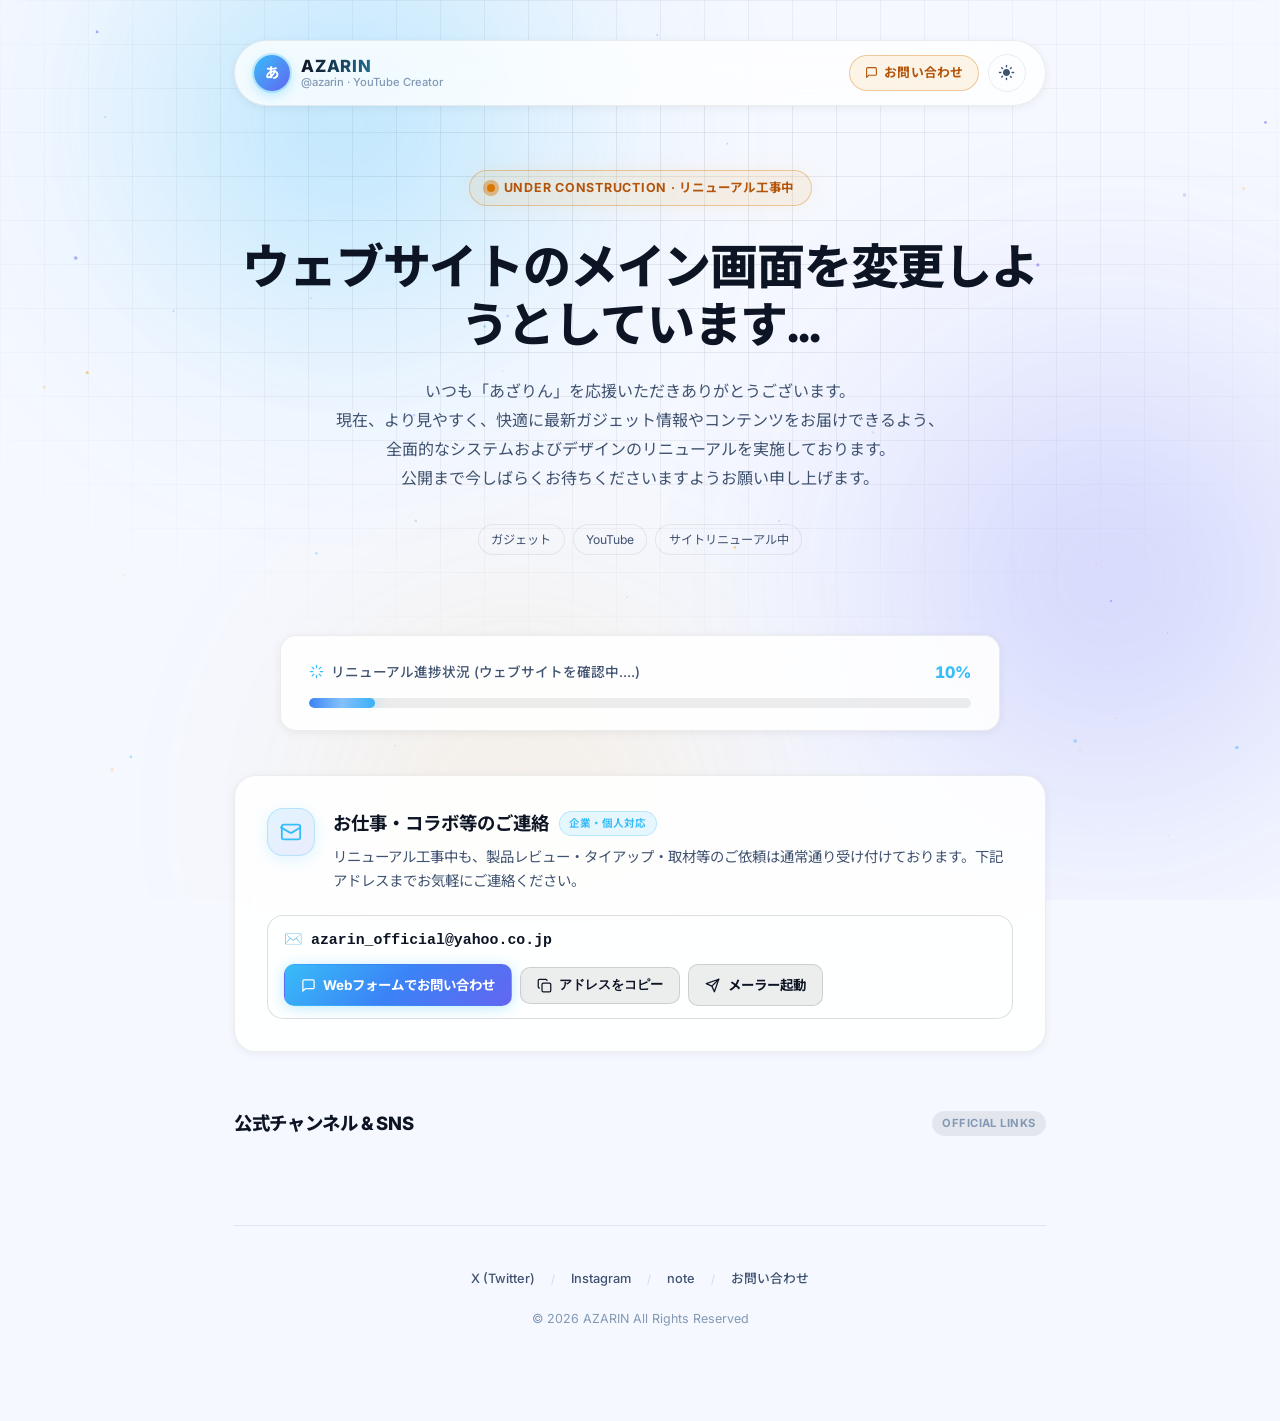
<file: index.html>
<!DOCTYPE html>
<html lang="ja" data-theme="dark">

<head>
  <!-- Google Tag Manager -->
  <script>(function (w, d, s, l, i) {
      w[l] = w[l] || []; w[l].push({
        'gtm.start':
          new Date().getTime(), event: 'gtm.js'
      }); var f = d.getElementsByTagName(s)[0],
        j = d.createElement(s), dl = l != 'dataLayer' ? '&l=' + l : ''; j.async = true; j.src =
          'https://www.googletagmanager.com/gtm.js?id=' + i + dl; f.parentNode.insertBefore(j, f);
    })(window, document, 'script', 'dataLayer', 'GTM-5SWCCXNL');</script>
  <!-- End Google Tag Manager -->

  <!-- テーマ事前適用（画面チラつき防止） -->
  <script>
    (function () {
      let savedTheme = 'dark';
      try {
        savedTheme = localStorage.getItem('theme') || (window.matchMedia('(prefers-color-scheme: light)').matches ? 'light' : 'dark');
      } catch (e) {
        console.warn('localStorageへのアクセスが制限されています。', e);
      }
      document.documentElement.setAttribute('data-theme', savedTheme);
    })();
  </script>

  <meta charset="UTF-8">
  <meta name="viewport" content="width=device-width, initial-scale=1.0, viewport-fit=cover">
  <title>あざりん | サイトリニューアル工事中</title>
  <meta name="description" content="あざりん - ガジェット系YouTuber。現在WEBサイトのリニューアル工事を行っています。各種SNS、YouTubeチャンネル、お仕事のお問い合わせはこちらから。">
  <meta name="robots" content="noindex, nofollow">

  <!-- Google Fonts -->
  <link rel="preconnect" href="https://fonts.googleapis.com">
  <link rel="preconnect" href="https://fonts.gstatic.com" crossorigin>
  <link
    href="https://fonts.googleapis.com/css2?family=Inter:opsz,wght@14..32,300;400;500;600;700;800&family=Noto+Sans+JP:wght@400;500;600;700;800&display=swap"
    rel="stylesheet">

  <!-- スタイルシート -->
  <link rel="stylesheet" href="style.css">
</head>

<body>
  <!-- Google Tag Manager (noscript) -->
  <noscript><iframe src="https://www.googletagmanager.com/ns.html?id=GTM-5SWCCXNL" height="0" width="0"
      style="display:none;visibility:hidden"></iframe></noscript>
  <!-- End Google Tag Manager (noscript) -->

  <!-- 背景アンビエントライティング & グリッド -->
  <div class="bg-ambient">
    <canvas id="particle-canvas" aria-hidden="true"></canvas>
    <div class="ambient-blob blob-1"></div>
    <div class="ambient-blob blob-2"></div>
    <div class="ambient-blob blob-3"></div>
    <div class="bg-grid"></div>
  </div>

  <div class="container">

    <!-- ナビゲーションバー -->
    <header>
      <nav class="site-nav">
        <a href="index.html" class="nav-brand">
          <div class="brand-avatar" id="brand-avatar">あ</div>
          <div class="brand-info">
            <span class="brand-name" id="brand-name">AZARIN</span>
            <span class="brand-sub" id="brand-sub">@azarin · YouTube Creator</span>
          </div>
        </a>

        <div class="nav-actions">
          <!-- お問い合わせリンク -->
          <a href="inquiry/index.html" class="nav-inquiry-btn" title="お問い合わせフォームを開く">
            <svg viewBox="0 0 24 24" fill="none" stroke="currentColor" stroke-width="2" stroke-linecap="round" stroke-linejoin="round">
              <path d="M21 15a2 2 0 0 1-2 2H7l-4 4V5a2 2 0 0 1 2-2h14a2 2 0 0 1 2 2z"></path>
            </svg>
            <span>お問い合わせ</span>
          </a>

          <!-- テーマ切り替えボタン -->
          <button type="button" id="theme-toggle-btn" class="theme-btn" aria-label="ダーク/ライトモード切り替え" title="テーマ切り替え">
            <svg class="sun-icon" viewBox="0 0 24 24">
              <path
                d="M12 7c-2.76 0-5 2.24-5 5s2.24 5 5 5 5-2.24 5-5-2.24-5-5-5zM2 13h2c.55 0 1-.45 1-1s-.45-1-1-1H2c-.55 0-1 .45-1 1s.45 1 1 1zm18 0h2c.55 0 1-.45 1-1s-.45-1-1-1h-2c-.55 0-1 .45-1 1s.45 1 1 1zM11 2v2c0 .55.45 1 1 1s1-.45 1-1V2c0-.55-.45-1-1-1s-1 .45-1 1zm0 18v2c0 .55.45 1 1 1s1-.45 1-1v-2c0-.55-.45-1-1-1s-1 .45-1 1zM5.99 4.58c-.39-.39-1.03-.39-1.41 0s-.39 1.03 0 1.41l1.06 1.06c.39.39 1.03.39 1.41 0s.39-1.03 0-1.41L5.99 4.58zm12.37 12.37c-.39-.39-1.03-.39-1.41 0s-.39 1.03 0 1.41l1.06 1.06c.39.39 1.03.39 1.41 0s.39-1.03 0-1.41l-1.06-1.06zm1.06-10.96c.39-.39.39-1.03 0-1.41s-1.03-.39-1.41 0l-1.06 1.06c-.39.39-.39 1.03 0 1.41s1.03.39 1.41 0l1.06-1.06zM7.05 18.01c.39-.39.39-1.03 0-1.41s-1.03-.39-1.41 0l-1.06 1.06c-.39.39-.39 1.03 0 1.41s1.03.39 1.41 0l1.06-1.06z" />
            </svg>
            <svg class="moon-icon" viewBox="0 0 24 24">
              <path
                d="M12.3 22h-.1c-5.5 0-10-4.5-10-10 0-4.8 3.5-8.9 8.2-9.8.6-.1 1.2.3 1.3.9.1.6-.3 1.2-.9 1.3-3.7.7-6.4 4-6.4 7.8 0 4.4 3.6 8 8 8 3.8 0 7.1-2.7 7.8-6.4.1-.6.7-1 1.3-.9.6.1 1 .7.9 1.3-.9 4.7-5 8.2-9.8 8.2z" />
            </svg>
          </button>
        </div>
      </nav>
    </header>

    <!-- ヒーローセクション（工事中告知） -->
    <main>
      <section class="hero-section">
        <!-- ステータスバッジ -->
        <div class="status-badge">
          <span class="status-indicator"></span>
          <span id="status-badge-text">UNDER CONSTRUCTION · リニューアル工事中</span>
        </div>

        <!-- メイン見出し -->
        <h1 class="hero-title" id="hero-title">
          ただいまWEBサイトの<br><span class="hero-title-highlight">リニューアル工事を行っています</span>
        </h1>

        <!-- 説明文 -->
        <p class="hero-description" id="hero-desc">
          いつも「あざりん」を応援いただきありがとうございます。<br>
          現在、より見やすく、快適に最新ガジェット情報をお届けできるよう、全面的なリニューアルを実施しております。<br>
          公開まで今しばらくお待ちいただけますようお願い申し上げます。
        </p>

        <!-- タグリスト -->
        <div class="tag-list" id="tag-list">
          <span class="tag-pill">ガジェット</span>
          <span class="tag-pill">YouTube</span>
          <span class="tag-pill">サイトリニューアル中</span>
        </div>
      </section>

      <!-- 進捗インジケーター -->
      <section class="progress-card" id="progress-card">
        <div class="progress-header">
          <span class="progress-label">
            <svg viewBox="0 0 24 24" fill="none" stroke-width="2" stroke-linecap="round" stroke-linejoin="round">
              <path d="M12 2v4M12 18v4M4.93 4.93l2.83 2.83M16.24 16.24l2.83 2.83M2 12h4M18 12h4M4.93 19.07l2.83-2.83M16.24 7.76l2.83-2.83"/>
            </svg>
            <span id="progress-label-text">リニューアル進捗状況 (UIデザイン実装・機能移行中)</span>
          </span>
          <span class="progress-number" id="progress-num">78%</span>
        </div>
        <div class="progress-track">
          <div class="progress-fill" id="progress-fill" style="width: 78%;"></div>
        </div>
      </section>

      <!-- カウントダウンタイマー -->
      <section class="countdown-card" id="countdown-card">
        <div class="countdown-top">
          <span class="countdown-label" id="countdown-label">REOPENING COUNTDOWN</span>
          <span class="countdown-sublabel" id="countdown-sublabel">リニューアル公開予定</span>
        </div>
        <div class="countdown-grid" id="countdown-grid">
          <div class="time-box">
            <span class="time-num" id="time-days">--</span>
            <span class="time-unit">DAYS</span>
          </div>
          <span class="time-sep" aria-hidden="true">:</span>
          <div class="time-box">
            <span class="time-num" id="time-hours">--</span>
            <span class="time-unit">HOURS</span>
          </div>
          <span class="time-sep" aria-hidden="true">:</span>
          <div class="time-box">
            <span class="time-num" id="time-minutes">--</span>
            <span class="time-unit">MINS</span>
          </div>
          <span class="time-sep" aria-hidden="true">:</span>
          <div class="time-box">
            <span class="time-num" id="time-seconds">--</span>
            <span class="time-unit">SECS</span>
          </div>
        </div>
        <div class="countdown-expired-msg" id="countdown-expired"></div>
      </section>

      <!-- お問い合わせ（ビジネス・連絡先） -->
      <section class="contact-card" id="contact-card">
        <div class="contact-header">
          <div class="contact-icon-bubble">
            <svg viewBox="0 0 24 24" fill="none" stroke="currentColor" stroke-width="2" stroke-linecap="round" stroke-linejoin="round">
              <rect x="2" y="4" width="20" height="16" rx="2"></rect>
              <path d="m22 7-8.97 5.7a1.94 1.94 0 0 1-2.06 0L1 7"></path>
            </svg>
          </div>
          <div class="contact-text-wrap">
            <div class="contact-title-row">
              <h3 id="contact-title">お仕事・コラボ等のご連絡</h3>
              <span class="contact-badge">企業・個人対応</span>
            </div>
            <p id="contact-desc">リニューアル工事中も、製品レビュー・PRタイアップ・取材等のご依頼やお問い合わせは通常通り受け付けております。専用のWebフォーム、または下記メールアドレスよりお気軽にご連絡ください。</p>
          </div>
        </div>

        <div class="contact-action-box">
          <div class="contact-email-text">
            <span class="email-icon">✉️</span>
            <span id="contact-email">azarin_official@yahoo.co.jp</span>
          </div>
          <div class="contact-btn-group">
            <a href="inquiry/index.html" class="btn btn-primary" id="contact-form-btn">
              <svg viewBox="0 0 24 24" fill="none" stroke="currentColor" stroke-width="2" stroke-linecap="round" stroke-linejoin="round">
                <path d="M21 15a2 2 0 0 1-2 2H7l-4 4V5a2 2 0 0 1 2-2h14a2 2 0 0 1 2 2z"></path>
              </svg>
              <span>Webフォームでお問い合わせ</span>
            </a>
            <button type="button" class="btn btn-secondary" id="copy-email-btn" title="メールアドレスをコピー">
              <svg viewBox="0 0 24 24" fill="none" stroke="currentColor" stroke-width="2" stroke-linecap="round" stroke-linejoin="round">
                <rect width="14" height="14" x="8" y="8" rx="2" ry="2"/>
                <path d="M4 16c-1.1 0-2-.9-2-2V4c0-1.1.9-2 2-2h10c1.1 0 2 .9 2 2"/>
              </svg>
              <span>アドレスをコピー</span>
            </button>
            <a href="mailto:azarin_official@yahoo.co.jp" class="btn btn-secondary" id="contact-email-btn" title="メーラーを開く">
              <svg viewBox="0 0 24 24" fill="none" stroke="currentColor" stroke-width="2" stroke-linecap="round" stroke-linejoin="round">
                <line x1="22" y1="2" x2="11" y2="13"></line>
                <polygon points="22 2 15 22 11 13 2 9 22 2"></polygon>
              </svg>
              <span>メーラー起動</span>
            </a>
          </div>
        </div>
      </section>

      <!-- 各種公式リンク集 -->
      <section class="links-section">
        <div class="section-head">
          <h2 class="section-title">
            公式チャンネル & SNS
          </h2>
          <span class="section-badge">OFFICIAL LINKS</span>
        </div>

        <div class="links-grid" id="links-grid">
          <!-- script.js で動的に生成 -->
        </div>
      </section>
    </main>

    <!-- フッター -->
    <footer class="site-footer">
      <div class="footer-nav">
        <a href="https://x.com/azarin_official" target="_blank" rel="noopener noreferrer" class="footer-link">X (Twitter)</a>
        <span class="footer-divider">/</span>
        <a href="https://Instagram.com/@azarin_official" target="_blank" rel="noopener noreferrer" class="footer-link">Instagram</a>
        <span class="footer-divider">/</span>
        <a href="https://note.com/azukiba10051127" target="_blank" rel="noopener noreferrer" class="footer-link">note</a>
        <span class="footer-divider">/</span>
        <a href="inquiry/index.html" class="footer-link footer-inquiry-link">お問い合わせ</a>
      </div>
      <p class="footer-copy">© 2026 AZARIN All Rights Reserved</p>
    </footer>
  </div>

  <!-- コピー完了トースト -->
  <div class="toast-msg" id="toast-msg" role="status" aria-live="polite">
    <svg viewBox="0 0 24 24" fill="none" stroke="currentColor" stroke-width="2.5" stroke-linecap="round" stroke-linejoin="round">
      <polyline points="20 6 9 17 4 12"></polyline>
    </svg>
    <span>メールアドレスをクリップボードにコピーしました</span>
  </div>

  <!-- 設定 ＆ スクリプト読み込み -->
  <script src="config.js"></script>
  <script src="script.js"></script>

  <!-- パーティクル背景 & ナビスクロール演出 -->
  <script>
  (function() {
    /* ---- Particle Canvas ---- */
    var canvas = document.getElementById('particle-canvas');
    if (!canvas) return;
    var ctx = canvas.getContext('2d');
    var W, H, particles = [];
    var COLORS = ['rgba(56,189,248,', 'rgba(99,102,241,', 'rgba(245,158,11,'];
    var COUNT = 55;

    function resize() {
      W = canvas.width  = window.innerWidth;
      H = canvas.height = window.innerHeight;
    }

    function rand(a, b) { return Math.random() * (b - a) + a; }

    function createParticle() {
      var c = COLORS[Math.floor(Math.random() * COLORS.length)];
      return {
        x: rand(0, W), y: rand(0, H),
        r: rand(0.5, 1.8),
        vx: rand(-0.18, 0.18), vy: rand(-0.22, 0.10),
        alpha: rand(0.15, 0.55),
        da: rand(-0.003, 0.003),
        color: c
      };
    }

    function init() {
      particles = [];
      for (var i = 0; i < COUNT; i++) particles.push(createParticle());
    }

    function step() {
      ctx.clearRect(0, 0, W, H);
      for (var i = 0; i < particles.length; i++) {
        var p = particles[i];
        p.x += p.vx; p.y += p.vy;
        p.alpha += p.da;
        if (p.alpha < 0.08) p.da = Math.abs(p.da);
        if (p.alpha > 0.6)  p.da = -Math.abs(p.da);
        if (p.x < -5) p.x = W + 5;
        if (p.x > W + 5) p.x = -5;
        if (p.y < -5) p.y = H + 5;
        if (p.y > H + 5) p.y = -5;
        ctx.beginPath();
        ctx.arc(p.x, p.y, p.r, 0, Math.PI * 2);
        ctx.fillStyle = p.color + p.alpha + ')';
        ctx.fill();
      }
      requestAnimationFrame(step);
    }

    window.addEventListener('resize', function() { resize(); init(); });
    resize(); init(); step();

    /* ---- Navbar scroll effect ---- */
    var nav = document.querySelector('.site-nav');
    if (nav) {
      window.addEventListener('scroll', function() {
        if (window.scrollY > 30) {
          nav.style.boxShadow = '0 8px 28px -4px rgba(0,0,0,0.55), inset 0 1px 0 rgba(255,255,255,0.09)';
        } else {
          nav.style.boxShadow = '';
        }
      }, { passive: true });
    }
  })();
  </script>
</body>

</html>
</file>
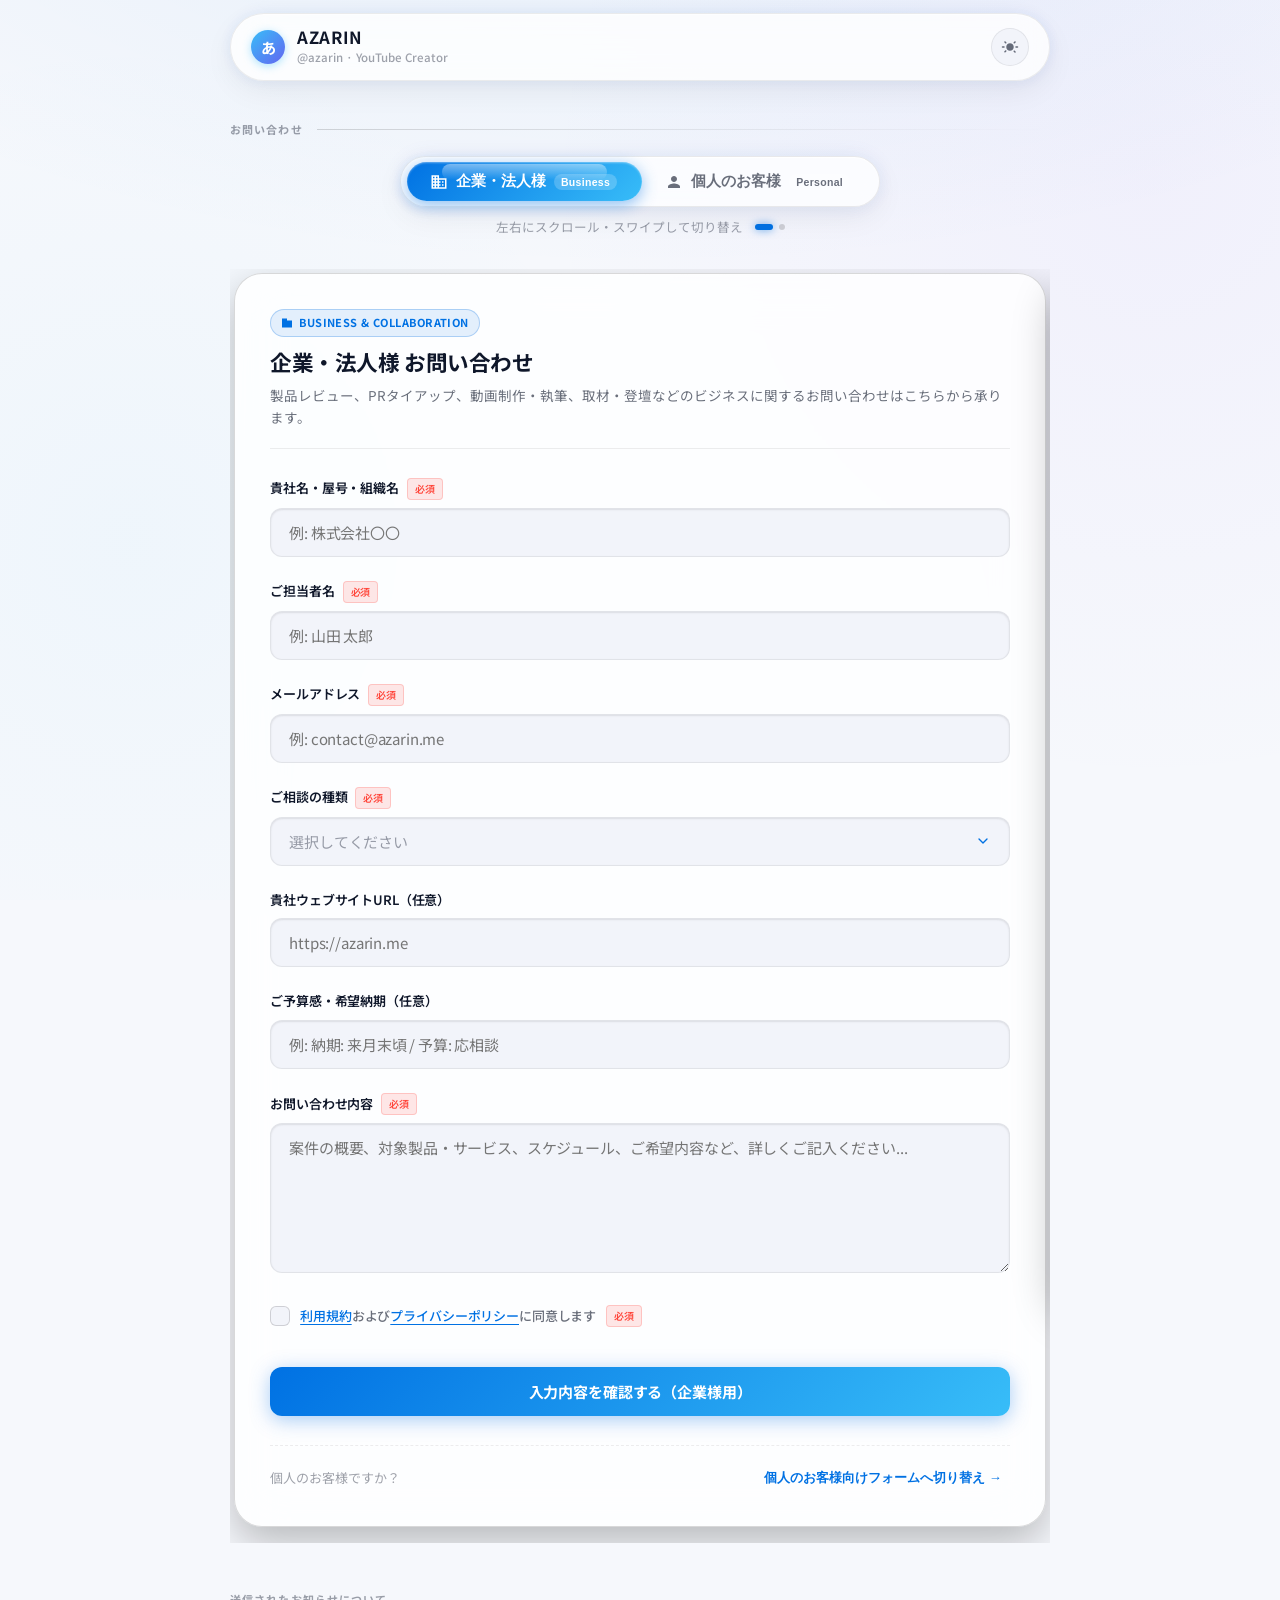
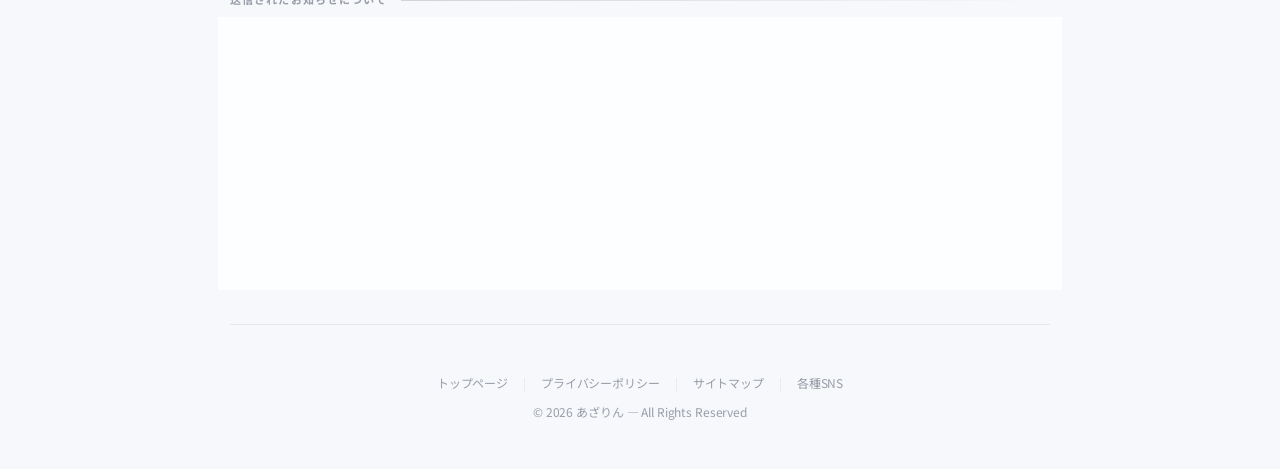
<file: inquiry/index.html>
<!DOCTYPE html>
<html lang="ja">

<head>
    <!-- Google Tag Manager -->
    <script>(function (w, d, s, l, i) {
            w[l] = w[l] || []; w[l].push({
                'gtm.start':
                    new Date().getTime(), event: 'gtm.js'
            }); var f = d.getElementsByTagName(s)[0],
                j = d.createElement(s), dl = l != 'dataLayer' ? '&l=' + l : ''; j.async = true; j.src =
                    'https://www.googletagmanager.com/gtm.js?id=' + i + dl; f.parentNode.insertBefore(j, f);
        })(window, document, 'script', 'dataLayer', 'GTM-5SWCCXNL');</script>
    <!-- End Google Tag Manager -->
    <script>
        (function () {
            let savedTheme = 'dark';
            try {
                savedTheme = localStorage.getItem('theme') || (window.matchMedia('(prefers-color-scheme: light)').matches ? 'light' : 'dark');
            } catch (e) {
                console.warn('localStorageへのアクセスが制限されています。デフォルトテーマを適用します。', e);
            }
            document.documentElement.setAttribute('data-theme', savedTheme);
        })();
    </script>
    <meta charset="UTF-8">
    <meta name="viewport" content="width=device-width, initial-scale=1.0, viewport-fit=cover">
    <title>お問い合わせ-あざりん</title>
    <link rel="preconnect" href="https://fonts.googleapis.com">
    <link rel="preconnect" href="https://fonts.gstatic.com" crossorigin>
    <link
        href="https://fonts.googleapis.com/css2?family=Noto+Sans+JP:wght@400;500;700&family=Space+Mono:wght@400;700&display=swap"
        rel="stylesheet">
    <link href="style.css?v=20260924" rel="stylesheet" type="text/css">
    <style>
        /* ── INQUIRY CONFIRMATION MODAL GUARANTEED STYLES ── */
        #confirm-modal {
            position: fixed !important;
            top: 0 !important;
            left: 0 !important;
            width: 100vw !important;
            height: 100vh !important;
            background: rgba(0, 0, 0, 0.78) !important;
            backdrop-filter: saturate(180%) blur(20px) !important;
            -webkit-backdrop-filter: saturate(180%) blur(20px) !important;
            z-index: 99999 !important;
            display: flex !important;
            align-items: center !important;
            justify-content: center !important;
            padding: 1rem !important;
            opacity: 0 !important;
            pointer-events: none !important;
            transition: opacity 0.25s ease-out !important;
        }

        #confirm-modal.active {
            opacity: 1 !important;
            pointer-events: auto !important;
        }

        #confirm-modal .inquiry-confirm-modal {
            max-width: 600px !important;
            width: 94% !important;
            max-height: 88vh !important;
            max-height: 88dvh !important;
            display: flex !important;
            flex-direction: column !important;
            background: var(--bg-solid, #13151c) !important;
            border: 1px solid var(--border2, rgba(255, 255, 255, 0.15)) !important;
            border-radius: var(--radius-xl, 24px) !important;
            box-shadow: 0 24px 64px rgba(0, 0, 0, 0.65), 0 0 45px rgba(0, 113, 227, 0.25) !important;
            transform: translateY(16px) scale(0.97) !important;
            transition: transform 0.3s cubic-bezier(0.16, 1, 0.3, 1) !important;
            overflow: hidden !important;
            margin: auto !important;
        }

        #confirm-modal.active .inquiry-confirm-modal {
            transform: translateY(0) scale(1) !important;
        }

        #confirm-modal .modal-header {
            display: flex !important;
            justify-content: space-between !important;
            align-items: center !important;
            padding: 1.2rem 1.6rem !important;
            border-bottom: 1px solid var(--border, rgba(255, 255, 255, 0.08)) !important;
            background: var(--bg-solid, #13151c) !important;
        }

        #confirm-modal .modal-title {
            font-size: 15.5px !important;
            font-weight: 700 !important;
            color: var(--text, #f8fafc) !important;
            letter-spacing: -0.01em !important;
        }

        #confirm-modal .confirm-modal-body {
            padding: 1.5rem 1.6rem !important;
            overflow-y: auto !important;
            -webkit-overflow-scrolling: touch !important;
            flex: 1 1 auto !important;
            background: var(--bg-solid, #13151c) !important;
        }

        #confirm-modal .confirm-intro-text {
            font-size: 13.5px !important;
            color: var(--text-secondary, rgba(248, 250, 252, 0.65)) !important;
            margin-bottom: 1.4rem !important;
            line-height: 1.6 !important;
        }

        #confirm-modal .confirm-preview-list {
            display: flex !important;
            flex-direction: column !important;
            gap: 1.2rem !important;
        }

        #confirm-modal .confirm-item {
            display: flex !important;
            flex-direction: column !important;
            gap: 6px !important;
        }

        #confirm-modal .confirm-label {
            font-size: 11px !important;
            font-weight: 700 !important;
            color: var(--accent, #0071e3) !important;
            letter-spacing: 0.05em !important;
            display: inline-flex !important;
            align-items: center !important;
            gap: 5px !important;
            text-transform: uppercase !important;
        }

        #confirm-modal .confirm-value {
            font-size: 14.5px !important;
            color: var(--text, #f8fafc) !important;
            background: var(--bg3, rgba(32, 36, 50, 0.6)) !important;
            padding: 11px 15px !important;
            border-radius: var(--radius-sm, 12px) !important;
            border: 1px solid var(--border, rgba(255, 255, 255, 0.08)) !important;
            overflow-wrap: break-word !important;
            word-break: break-word !important;
            white-space: pre-wrap !important;
            line-height: 1.6 !important;
        }

        #confirm-modal .confirm-value.preview-message-box {
            min-height: 100px !important;
            max-height: 200px !important;
            overflow-y: auto !important;
            -webkit-overflow-scrolling: touch !important;
        }

        #confirm-modal .confirm-modal-footer {
            padding: 1.15rem 1.6rem !important;
            border-top: 1px solid var(--border, rgba(255, 255, 255, 0.08)) !important;
            display: flex !important;
            gap: 12px !important;
            justify-content: flex-end !important;
            background: var(--bg-solid, #13151c) !important;
        }

        #confirm-modal .confirm-modal-footer .modal-btn {
            display: inline-flex !important;
            align-items: center !important;
            justify-content: center !important;
            font-size: 13.5px !important;
            font-weight: 600 !important;
            padding: 10px 20px !important;
            border-radius: var(--radius-sm, 12px) !important;
            border: 1px solid var(--border2, rgba(255, 255, 255, 0.18)) !important;
            background: var(--bg3, rgba(32, 36, 50, 0.6)) !important;
            color: var(--text, #f8fafc) !important;
            cursor: pointer !important;
            transition: all 0.2s ease !important;
            min-height: 42px !important;
        }

        #confirm-modal .confirm-modal-footer .modal-btn.primary {
            background: linear-gradient(135deg, #0071e3 0%, #38bdf8 100%) !important;
            border: none !important;
            color: #fff !important;
            box-shadow: 0 4px 16px rgba(0, 113, 227, 0.35) !important;
        }

        #confirm-modal .confirm-modal-footer .modal-btn.primary:hover {
            box-shadow: 0 6px 24px rgba(0, 113, 227, 0.5) !important;
            transform: translateY(-1px) !important;
        }

        @media (max-width: 768px) {
            #confirm-modal .inquiry-confirm-modal {
                width: 95% !important;
                max-height: 86dvh !important;
                border-radius: var(--radius-lg, 18px) !important;
            }

            #confirm-modal .confirm-modal-body {
                padding: 1.2rem 1.15rem !important;
            }

            #confirm-modal .confirm-modal-footer {
                padding: 1rem 1.15rem !important;
                flex-direction: column-reverse !important;
                gap: 9px !important;
            }

            #confirm-modal .confirm-modal-footer .modal-btn {
                width: 100% !important;
                min-height: 46px !important;
            }
        }

        /* ── LIQUID GLASS DOCK & TABS ── */
        .liquid-glass-container {
            display: flex;
            flex-direction: column;
            align-items: center;
            margin-bottom: 2rem;
            position: relative;
            z-index: 10;
        }

        .liquid-glass-dock {
            position: relative;
            display: inline-flex;
            align-items: center;
            background: rgba(22, 25, 35, 0.65);
            backdrop-filter: blur(28px) saturate(200%);
            -webkit-backdrop-filter: blur(28px) saturate(200%);
            border: 1px solid rgba(255, 255, 255, 0.16);
            border-radius: 9999px;
            padding: 5px;
            box-shadow: 0 10px 30px rgba(0, 0, 0, 0.35), inset 0 1px 1px rgba(255, 255, 255, 0.2), 0 0 25px rgba(0, 113, 227, 0.15);
            max-width: 100%;
        }

        [data-theme="light"] .liquid-glass-dock {
            background: rgba(255, 255, 255, 0.75);
            border: 1px solid rgba(0, 0, 0, 0.08);
            box-shadow: 0 10px 30px rgba(0, 0, 0, 0.06), inset 0 1px 1px rgba(255, 255, 255, 0.95), 0 0 20px rgba(0, 113, 227, 0.08);
        }

        .liquid-indicator {
            position: absolute;
            top: 5px;
            bottom: 5px;
            left: 5px;
            width: calc(50% - 5px);
            border-radius: 9999px;
            background: linear-gradient(135deg, #0071e3 0%, #38bdf8 100%);
            box-shadow: 0 4px 16px rgba(0, 113, 227, 0.45), inset 0 1px 2px rgba(255, 255, 255, 0.4);
            transition: transform 0.38s cubic-bezier(0.16, 1, 0.3, 1);
            pointer-events: none;
            z-index: 1;
        }

        .liquid-indicator::after {
            content: '';
            position: absolute;
            top: 2px;
            left: 15%;
            right: 15%;
            height: 40%;
            background: linear-gradient(180deg, rgba(255, 255, 255, 0.45) 0%, rgba(255, 255, 255, 0) 100%);
            border-radius: 9999px;
        }

        .liquid-tab {
            position: relative;
            z-index: 2;
            display: flex;
            align-items: center;
            justify-content: center;
            gap: 8px;
            padding: 10px 24px;
            border: none;
            background: transparent;
            color: var(--text-secondary, rgba(248, 250, 252, 0.7));
            font-size: 14.5px;
            font-weight: 600;
            cursor: pointer;
            border-radius: 9999px;
            transition: color 0.25s ease, transform 0.15s ease;
            white-space: nowrap;
            user-select: none;
            -webkit-tap-highlight-color: transparent;
        }

        .liquid-tab:hover {
            color: var(--text, #f8fafc);
        }

        .liquid-tab.active {
            color: #ffffff !important;
            font-weight: 700;
        }

        .liquid-tab .tab-icon {
            display: inline-flex;
            align-items: center;
            justify-content: center;
            width: 18px;
            height: 18px;
        }

        .liquid-tab .tab-icon svg {
            width: 100%;
            height: 100%;
            fill: currentColor;
        }

        .liquid-tab .tab-badge {
            font-size: 10.5px;
            padding: 2px 7px;
            border-radius: 9999px;
            background: rgba(255, 255, 255, 0.2);
            font-weight: 700;
            letter-spacing: 0.03em;
        }

        [data-theme="light"] .liquid-tab:not(.active) {
            color: var(--text-secondary, #475569);
        }

        .liquid-scroll-indicator-bar {
            display: flex;
            align-items: center;
            gap: 12px;
            margin-top: 10px;
            font-size: 12.5px;
            color: var(--text-tertiary, rgba(248, 250, 252, 0.5));
            user-select: none;
        }

        .liquid-dots {
            display: flex;
            gap: 6px;
        }

        .liquid-dot {
            width: 6px;
            height: 6px;
            border-radius: 9999px;
            background: var(--border2, rgba(255, 255, 255, 0.2));
            transition: all 0.3s ease;
        }

        .liquid-dot.active {
            width: 18px;
            background: var(--accent, #0071e3);
            box-shadow: 0 0 8px rgba(0, 113, 227, 0.6);
        }

        /* ── HORIZONTAL SCROLL VIEWPORT & TRACK ── */
        .inquiry-viewport {
            width: 100%;
            overflow-x: auto;
            overflow-y: hidden;
            scroll-snap-type: x mandatory;
            scroll-behavior: smooth;
            -webkit-overflow-scrolling: touch;
            scrollbar-width: none;
            position: relative;
            padding: 4px 0 16px 0;
        }

        .inquiry-viewport::-webkit-scrollbar {
            display: none;
        }

        .inquiry-track {
            display: flex;
            width: 200%;
            box-sizing: border-box;
            transition: transform 0.4s cubic-bezier(0.16, 1, 0.3, 1);
        }

        .inquiry-panel {
            flex: 0 0 50%;
            width: 50%;
            scroll-snap-align: start;
            scroll-snap-stop: always;
            box-sizing: border-box;
            padding: 0 4px;
        }

        /* ── LIQUID GLASS INQUIRY CARD ── */
        .liquid-card {
            background: var(--bg2, rgba(22, 25, 35, 0.75));
            backdrop-filter: blur(24px) saturate(180%);
            -webkit-backdrop-filter: blur(24px) saturate(180%);
            border: 1px solid var(--border2, rgba(255, 255, 255, 0.15));
            border-radius: var(--radius-xl, 24px);
            padding: 2.2rem;
            box-shadow: 0 16px 40px rgba(0, 0, 0, 0.25), inset 0 1px 1px rgba(255, 255, 255, 0.08);
            position: relative;
            overflow: hidden;
            transition: border-color 0.3s ease, box-shadow 0.3s ease;
        }

        .liquid-card::before {
            content: '';
            position: absolute;
            top: 0;
            left: 0;
            right: 0;
            height: 1px;
            background: linear-gradient(90deg, transparent 0%, rgba(255, 255, 255, 0.25) 50%, transparent 100%);
            pointer-events: none;
        }

        .liquid-card-header {
            margin-bottom: 1.8rem;
            padding-bottom: 1.2rem;
            border-bottom: 1px solid var(--border, rgba(255, 255, 255, 0.08));
        }

        .liquid-card-badge {
            display: inline-flex;
            align-items: center;
            gap: 6px;
            font-size: 11px;
            font-weight: 700;
            color: var(--accent, #0071e3);
            background: rgba(0, 113, 227, 0.1);
            border: 1px solid rgba(0, 113, 227, 0.25);
            padding: 4px 10px;
            border-radius: 9999px;
            letter-spacing: 0.04em;
            text-transform: uppercase;
            margin-bottom: 8px;
        }

        .liquid-card-title {
            font-size: 1.35rem;
            font-weight: 700;
            color: var(--text, #f8fafc);
            letter-spacing: -0.02em;
            margin: 0 0 6px 0;
        }

        .liquid-card-desc {
            font-size: 13.5px;
            color: var(--text-secondary, rgba(248, 250, 252, 0.65));
            line-height: 1.6;
            margin: 0;
        }

        /* ── SWITCH HELPER PROMPT AT CARD BOTTOM ── */
        .card-switch-footer {
            margin-top: 1.8rem;
            padding-top: 1.2rem;
            border-top: 1px dashed var(--border, rgba(255, 255, 255, 0.1));
            display: flex;
            align-items: center;
            justify-content: space-between;
            font-size: 13px;
            color: var(--text-tertiary, rgba(248, 250, 252, 0.5));
        }

        .card-switch-link {
            background: none;
            border: none;
            color: var(--accent, #0071e3);
            font-size: 13px;
            font-weight: 600;
            cursor: pointer;
            padding: 4px 8px;
            border-radius: 8px;
            display: inline-flex;
            align-items: center;
            gap: 4px;
            transition: background-color 0.2s, color 0.2s;
        }

        .card-switch-link:hover {
            background: rgba(0, 113, 227, 0.1);
            color: var(--accent-hover, #38bdf8);
        }

        @media (max-width: 640px) {
            .liquid-card {
                padding: 1.5rem 1.25rem;
                border-radius: var(--radius-lg, 18px);
            }

            .liquid-tab {
                padding: 8px 16px;
                font-size: 13.5px;
            }

            .liquid-tab .tab-badge {
                display: none;
            }

            .card-switch-footer {
                flex-direction: column;
                align-items: flex-start;
                gap: 8px;
            }
        }
    </style>
</head>

<body>
    <!-- Google Tag Manager (noscript) -->
    <noscript><iframe src="https://www.googletagmanager.com/ns.html?id=GTM-5SWCCXNL" height="0" width="0"
            style="display:none;visibility:hidden"></iframe></noscript>
    <!-- End Google Tag Manager (noscript) -->

    <div class="container">

        <!-- ナビゲーションバー -->
        <header>
            <nav class="site-nav">
                <a href="../index.html" class="nav-brand">
                    <div class="brand-avatar" id="brand-avatar">あ</div>
                    <div class="brand-info">
                        <span class="brand-name" id="brand-name">AZARIN</span>
                        <span class="brand-sub" id="brand-sub">@azarin · YouTube Creator</span>
                    </div>
                </a>

                <div class="nav-actions">
                    <!-- テーマ切り替えボタン -->
                    <button type="button" id="theme-toggle-btn" class="theme-btn" aria-label="ダーク/ライトモード切り替え" title="テーマ切り替え">
                        <svg class="sun-icon" viewBox="0 0 24 24">
                            <path
                                d="M12 7c-2.76 0-5 2.24-5 5s2.24 5 5 5 5-2.24 5-5-2.24-5-5-5zM2 13h2c.55 0 1-.45 1-1s-.45-1-1-1H2c-.55 0-1 .45-1 1s.45 1 1 1zm18 0h2c.55 0 1-.45 1-1s-.45-1-1-1h-2c-.55 0-1 .45-1 1s.45 1 1 1zm11 2v2c0 .55.45 1 1 1s1-.45 1-1V2c0-.55-.45-1-1-1s-1 .45-1 1zm0 18v2c0 .55.45 1 1 1s1-.45 1-1v-2c0-.55-.45-1-1-1s-1 .45-1 1zM5.99 4.58c-.39-.39-1.03-.39-1.41 0s-.39 1.03 0 1.41l1.06 1.06c.39.39 1.03.39 1.41 0s.39-1.03 0-1.41L5.99 4.58zm12.37 12.37c-.39-.39-1.03-.39-1.41 0s-.39 1.03 0 1.41l1.06 1.06c.39.39 1.03.39 1.41 0s.39-1.03 0-1.41l-1.06-1.06zm1.06-10.96c.39-.39.39-1.03 0-1.41s-1.03-.39-1.41 0l-1.06 1.06c-.39.39-.39 1.03 0 1.41s1.03.39 1.41 0l1.06-1.06zM7.05 18.01c.39-.39.39-1.03 0-1.41s-1.03-.39-1.41 0l-1.06 1.06c-.39.39-.39 1.03 0 1.41s1.03.39 1.41 0l1.06-1.06z" />
                        </svg>
                        <svg class="moon-icon" viewBox="0 0 24 24">
                            <path
                                d="M12.3 22h-.1c-5.5 0-10-4.5-10-10 0-4.8 3.5-8.9 8.2-9.8.6-.1 1.2.3 1.3.9.1.6-.3 1.2-.9 1.3-3.7.7-6.4 4-6.4 7.8 0 4.4 3.6 8 8 8 3.8 0 7.1-2.7 7.8-6.4.1-.6.7-1 1.3-.9.6.1 1 .7.9 1.3-.9 4.7-5 8.2-9.8 8.2z" />
                        </svg>
                    </button>
                </div>
            </nav>
        </header>

        <!-- INQUIRY -->
        <section id="inquiry" class="inquiry-section">
            <p class="section-title">お問い合わせ</p>

            <!-- LIQUID GLASS CATEGORY SWITCHER -->
            <div class="liquid-glass-container">
                <div class="liquid-glass-dock" role="tablist" aria-label="お問い合わせ区分の選択">
                    <div class="liquid-indicator" id="liquid-indicator"></div>
                    <button type="button" class="liquid-tab active" id="tab-business" role="tab" aria-selected="true"
                        aria-controls="panel-business" data-target="business">
                        <span class="tab-icon">
                            <svg viewBox="0 0 24 24">
                                <path
                                    d="M12 7V3H2v18h20V7H12zM6 19H4v-2h2v2zm0-4H4v-2h2v2zm0-4H4V9h2v2zm0-4H4V5h2v2zm4 12H8v-2h2v2zm0-4H8v-2h2v2zm0-4H8V9h2v2zm0-4H8V5h2v2zm10 12h-8v-2h2v-2h-2v-2h2v-2h-2V9h8v10zm-2-8h-2v2h2v-2zm0 4h-2v2h2v-2z" />
                            </svg>
                        </span>
                        <span>企業・法人様</span>
                        <span class="tab-badge">Business</span>
                    </button>
                    <button type="button" class="liquid-tab" id="tab-personal" role="tab" aria-selected="false"
                        aria-controls="panel-personal" data-target="personal">
                        <span class="tab-icon">
                            <svg viewBox="0 0 24 24">
                                <path
                                    d="M12 12c2.21 0 4-1.79 4-4s-1.79-4-4-4-4 1.79-4 4 1.79 4 4 4zm0 2c-2.67 0-8 1.34-8 4v2h16v-2c0-2.66-5.33-4-8-4z" />
                            </svg>
                        </span>
                        <span>個人のお客様</span>
                        <span class="tab-badge">Personal</span>
                    </button>
                </div>
                <div class="liquid-scroll-indicator-bar">
                    <span>左右にスクロール・スワイプして切り替え</span>
                    <div class="liquid-dots">
                        <span class="liquid-dot active" id="dot-business"></span>
                        <span class="liquid-dot" id="dot-personal"></span>
                    </div>
                </div>
            </div>

            <!-- FORM & HORIZONTAL SCROLL TRACK -->
            <form action="https://ssgform.com/s/Y5I3U1Yx2y7j" method="post" class="inquiry-form-multi" id="inquiry-form"
                novalidate>
                <!-- reCAPTCHA v3 Token -->
                <input type="hidden" name="g-recaptcha-response" id="g-recaptcha-response">
                <!-- お問い合わせ区分 (企業・法人様 or 個人のお客様) -->
                <input type="hidden" name="お問い合わせ区分" id="inquiry-category-input" value="企業・法人様">

                <div class="inquiry-viewport" id="inquiry-viewport">
                    <div class="inquiry-track" id="inquiry-track">

                        <!-- PANEL 1: 企業・法人様 (BUSINESS) -->
                        <div class="inquiry-panel" id="panel-business" role="tabpanel" aria-labelledby="tab-business">
                            <div class="liquid-card">
                                <div class="liquid-card-header">
                                    <div class="liquid-card-badge">
                                        <svg width="12" height="12" viewBox="0 0 24 24" fill="currentColor">
                                            <path d="M12 7V3H2v18h20V7H12z" />
                                        </svg>
                                        Business & Collaboration
                                    </div>
                                    <h3 class="liquid-card-title">企業・法人様 お問い合わせ</h3>
                                    <p class="liquid-card-desc">製品レビュー、PRタイアップ、動画制作・執筆、取材・登壇などのビジネスに関するお問い合わせはこちらから承ります。
                                    </p>
                                </div>

                                <div class="inquiry-form">
                                    <div class="form-group">
                                        <label for="biz-company">
                                            貴社名・屋号・組織名
                                            <span class="required">必須</span>
                                        </label>
                                        <input type="text" id="biz-company" name="貴社名・組織名" placeholder="例: 株式会社〇〇"
                                            required>
                                    </div>

                                    <div class="form-group">
                                        <label for="biz-name">
                                            ご担当者名
                                            <span class="required">必須</span>
                                        </label>
                                        <input type="text" id="biz-name" name="ご担当者名" placeholder="例: 山田 太郎" required>
                                    </div>

                                    <div class="form-group">
                                        <label for="biz-email">
                                            メールアドレス
                                            <span class="required">必須</span>
                                        </label>
                                        <input type="email" id="biz-email" name="メールアドレス"
                                            placeholder="例: contact@azarin.me" required>
                                    </div>

                                    <div class="form-group">
                                        <label for="biz-type">
                                            ご相談の種類
                                            <span class="required">必須</span>
                                        </label>
                                        <select id="biz-type" name="ご相談の種類" required>
                                            <option value="" disabled selected>選択してください</option>
                                            <option value="製品レビュー・タイアップのご相談">製品レビュー・タイアップのご相談</option>
                                            <option value="お仕事・制作・執筆のご依頼">お仕事・制作・執筆のご依頼</option>
                                            <option value="コラボレーションのご提案">コラボレーションのご提案</option>
                                            <option value="取材・登壇・メディア掲載">取材・登壇・メディア掲載</option>
                                            <option value="その他（ビジネス）">その他（ビジネス）</option>
                                        </select>
                                    </div>

                                    <div class="form-group">
                                        <label for="biz-url">
                                            貴社ウェブサイトURL（任意）
                                        </label>
                                        <input type="url" id="biz-url" name="貴社ウェブサイトURL"
                                            placeholder="https://azarin.me">
                                    </div>

                                    <div class="form-group">
                                        <label for="biz-budget">
                                            ご予算感・希望納期（任意）
                                        </label>
                                        <input type="text" id="biz-budget" name="ご予算感・希望納期"
                                            placeholder="例: 納期: 来月末頃 / 予算: 応相談">
                                    </div>

                                    <div class="form-group">
                                        <label for="biz-message">
                                            お問い合わせ内容
                                            <span class="required">必須</span>
                                        </label>
                                        <textarea id="biz-message" name="お問い合わせ内容" required
                                            placeholder="案件の概要、対象製品・サービス、スケジュール、ご希望内容など、詳しくご記入ください..."></textarea>
                                    </div>

                                    <div class="form-group checkbox-group">
                                        <label for="biz-agree">
                                            <input type="checkbox" id="biz-agree" name="利用規約とプライバシーポリシーへの同意"
                                                value="同意する" required>
                                            <span><a href="../service/index.html" target="_blank">利用規約</a>および<a
                                                    href="../privacy/index.html"
                                                    target="_blank">プライバシーポリシー</a>に同意します</span>
                                            <span class="required">必須</span>
                                        </label>
                                    </div>

                                    <button type="submit" class="submit-btn" id="biz-submit-trigger">
                                        入力内容を確認する（企業様用）
                                    </button>
                                </div>

                                <div class="card-switch-footer">
                                    <span>個人のお客様ですか？</span>
                                    <button type="button" class="card-switch-link" id="switch-to-personal">
                                        個人のお客様向けフォームへ切り替え →
                                    </button>
                                </div>
                            </div>
                        </div>

                        <!-- PANEL 2: 個人のお客様 (PERSONAL) -->
                        <div class="inquiry-panel" id="panel-personal" role="tabpanel" aria-labelledby="tab-personal">
                            <div class="liquid-card">
                                <div class="liquid-card-header">
                                    <div class="liquid-card-badge"
                                        style="color: #a855f7; background: rgba(168, 85, 247, 0.1); border-color: rgba(168, 85, 247, 0.25);">
                                        <svg width="12" height="12" viewBox="0 0 24 24" fill="currentColor">
                                            <path
                                                d="M12 12c2.21 0 4-1.79 4-4s-1.79-4-4-4-4 1.79-4 4 1.79 4 4 4zm0 2c-2.67 0-8 1.34-8 4v2h16v-2c0-2.66-5.33-4-8-4z" />
                                        </svg>
                                        Personal & Community
                                    </div>
                                    <h3 class="liquid-card-title">個人のお客様 お問い合わせ</h3>
                                    <p class="liquid-card-desc">動画や記事へのご感想、ご質問、サイトの改善要望やバグ報告などはこちらからお気軽にどうぞ。</p>
                                </div>

                                <div class="inquiry-form">
                                    <div class="form-group">
                                        <label for="pers-name">
                                            お名前（ニックネーム可）
                                            <span class="required">必須</span>
                                        </label>
                                        <input type="text" id="pers-name" name="お名前" placeholder="例: 山田太郎" required>
                                    </div>

                                    <div class="form-group">
                                        <label for="pers-email">
                                            メールアドレス
                                            <span class="required">必須</span>
                                        </label>
                                        <input type="email" id="pers-email" name="メールアドレス"
                                            placeholder="例: you@example.com" required>
                                    </div>

                                    <div class="form-group">
                                        <label for="pers-type">
                                            お問い合わせの種類
                                            <span class="required">必須</span>
                                        </label>
                                        <select id="pers-type" name="お問い合わせの種類" required>
                                            <option value="" disabled selected>選択してください</option>
                                            <option value="動画・コンテンツへのご感想">動画・コンテンツへのご感想</option>
                                            <option value="ご質問・ご相談">ご質問・ご相談</option>
                                            <option value="ウェブサイトのバグ報告・改善提案">ウェブサイトのバグ報告・改善提案</option>
                                            <option value="著作権関係に関するお問合せ">著作権関係に関するお問合せ</option>
                                            <option value="その他のお問い合わせ">その他のお問い合わせ</option>
                                        </select>
                                    </div>

                                    <div class="form-group">
                                        <label for="pers-url">
                                            関連URL・SNS（任意）
                                        </label>
                                        <input type="url" id="pers-url" name="関連するリンクがある場合は入力"
                                            placeholder="https://x.com/username など">
                                    </div>

                                    <div class="form-group">
                                        <label for="pers-message">
                                            メッセージ・お問い合わせ内容
                                            <span class="required">必須</span>
                                        </label>
                                        <textarea id="pers-message" name="お問い合わせ内容" required
                                            placeholder="メッセージやご用件をご記入ください..."></textarea>
                                    </div>

                                    <div class="form-group checkbox-group">
                                        <label for="pers-agree">
                                            <input type="checkbox" id="pers-agree" name="利用規約とプライバシーポリシーへの同意"
                                                value="同意する" required>
                                            <span><a href="../service/index.html" target="_blank">利用規約</a>および<a
                                                    href="../privacy/index.html"
                                                    target="_blank">プライバシーポリシー</a>に同意します</span>
                                            <span class="required">必須</span>
                                        </label>
                                    </div>

                                    <button type="submit" class="submit-btn" id="pers-submit-trigger">
                                        入力内容を確認する（個人向け）
                                    </button>
                                </div>

                                <div class="card-switch-footer">
                                    <span>企業・法人様のご担当者様ですか？</span>
                                    <button type="button" class="card-switch-link" id="switch-to-business">
                                        ← 企業・法人様向けフォームへ切り替え
                                    </button>
                                </div>
                            </div>
                        </div>

                    </div>
                </div>
            </form>
        </section>

        <section id="info">
            <p class="section-title">送信されたお知らせについて</p>
            <div class="profile-card">
                <p class="bio-text">
                    いただきましたお知らせは内容を精査した上で返信が必要なものと判断した場合、<br>info [at] azarin.me より連絡いたします。
                    <br>
                    また、迷惑メールフィルター等により、私からのお知らせがお客様の迷惑メールフォルダに振り分けられてしまう可能性も
                    ございますので、お手数ですがinfo [at] azarin.meからのメールを受信できるように設定をお願いいたします。
                    <br>
                    ※全ての連絡に返信できるわけではありません。
                </p>
                <br>
            </div>
        </section>

        <!-- FOOTER -->
        <footer>
            <div style="margin-bottom: 10px; display: flex; justify-content: center; gap: 15px; flex-wrap: wrap;">
                <a href="../index.html" style="color: var(--text-muted); text-decoration: none;">トップページ</a>
                <span style="color: var(--border);">|</span>
                <a href="../privacy/index.html" style="color: var(--text-muted); text-decoration: none;">プライバシーポリシー</a>
                <span style="color: var(--border);">|</span>
                <a href="../site/index.html" style="color: var(--text-muted); text-decoration: none;">サイトマップ</a>
                <span style="color: var(--border);">|</span>
                <a href="../link/index.html" style="color: var(--text-muted); text-decoration: none;">各種SNS</a>
            </div>
            <p>© 2026 あざりん — All Rights Reserved</p>
        </footer>

    </div>

    <!-- 送信確認モーダル -->
    <div id="confirm-modal" class="modal-overlay" role="dialog" aria-modal="true" aria-labelledby="confirm-modal-title">
        <div class="modal-content inquiry-confirm-modal"
            style="max-width: 600px; width: 94%; margin: auto; background: var(--bg-solid, #13151c); border: 1px solid var(--border2, rgba(255, 255, 255, 0.15)); border-radius: 20px; overflow: hidden;">
            <div class="modal-header"
                style="display: flex; justify-content: space-between; align-items: center; padding: 1.2rem 1.6rem; border-bottom: 1px solid var(--border, rgba(255, 255, 255, 0.08));">
                <h2 id="confirm-modal-title" class="modal-title"
                    style="font-size: 15.5px; font-weight: 700; color: var(--text, #f8fafc); margin: 0;">入力内容の確認</h2>
                <button id="confirm-close" class="modal-close-btn" aria-label="閉じる" type="button">
                    <svg viewBox="0 0 24 24">
                        <path
                            d="M19 6.41L17.59 5 12 10.59 6.41 5 5 6.41 10.59 12 5 17.59 6.41 19 12 13.41 17.59 19 19 17.59 13.41 12z" />
                    </svg>
                </button>
            </div>
            <div class="modal-body confirm-modal-body"
                style="padding: 1.5rem 1.6rem; overflow-y: auto; max-height: calc(85dvh - 130px); background: var(--bg-solid, #13151c);">
                <p class="confirm-intro-text"
                    style="font-size: 13.5px; color: var(--text-secondary, rgba(248, 250, 252, 0.65)); margin-bottom: 1.4rem; line-height: 1.6;">
                    以下の内容で送信します。内容に誤りがないかご確認の上、「送信する」ボタンを押してください。
                </p>

                <div class="confirm-preview-list" style="display: flex; flex-direction: column; gap: 1.2rem;">
                    <!-- お問い合わせ区分 -->
                    <div class="confirm-item" id="preview-category-row"
                        style="display: flex; flex-direction: column; gap: 6px;">
                        <span class="confirm-label"
                            style="font-size: 11px; font-weight: 700; color: var(--accent, #0071e3); letter-spacing: 0.05em; text-transform: uppercase;">お問い合わせ区分</span>
                        <div id="preview-category" class="confirm-value"
                            style="font-size: 14.5px; color: var(--text, #f8fafc); background: var(--bg3, rgba(32, 36, 50, 0.6)); padding: 11px 15px; border-radius: 10px; border: 1px solid var(--border, rgba(255, 255, 255, 0.08)); font-weight: 600;">
                        </div>
                    </div>

                    <!-- 企業用: 貴社名 -->
                    <div class="confirm-item" id="preview-biz-company-row"
                        style="display: flex; flex-direction: column; gap: 6px;">
                        <span class="confirm-label"
                            style="font-size: 11px; font-weight: 700; color: var(--accent, #0071e3); letter-spacing: 0.05em; text-transform: uppercase;">貴社名・組織名</span>
                        <div id="preview-biz-company" class="confirm-value"
                            style="font-size: 14.5px; color: var(--text, #f8fafc); background: var(--bg3, rgba(32, 36, 50, 0.6)); padding: 11px 15px; border-radius: 10px; border: 1px solid var(--border, rgba(255, 255, 255, 0.08)); overflow-wrap: break-word; white-space: pre-wrap; line-height: 1.6;">
                        </div>
                    </div>

                    <!-- 企業用: 担当者名 / 個人用: お名前 -->
                    <div class="confirm-item" id="preview-name-row"
                        style="display: flex; flex-direction: column; gap: 6px;">
                        <span class="confirm-label" id="preview-name-label"
                            style="font-size: 11px; font-weight: 700; color: var(--accent, #0071e3); letter-spacing: 0.05em; text-transform: uppercase;">お名前
                            / ご担当者名</span>
                        <div id="preview-name" class="confirm-value"
                            style="font-size: 14.5px; color: var(--text, #f8fafc); background: var(--bg3, rgba(32, 36, 50, 0.6)); padding: 11px 15px; border-radius: 10px; border: 1px solid var(--border, rgba(255, 255, 255, 0.08)); overflow-wrap: break-word; white-space: pre-wrap; line-height: 1.6;">
                        </div>
                    </div>

                    <!-- メールアドレス -->
                    <div class="confirm-item" id="preview-email-row"
                        style="display: flex; flex-direction: column; gap: 6px;">
                        <span class="confirm-label"
                            style="font-size: 11px; font-weight: 700; color: var(--accent, #0071e3); letter-spacing: 0.05em; text-transform: uppercase;">メールアドレス</span>
                        <div id="preview-email" class="confirm-value"
                            style="font-size: 14.5px; color: var(--text, #f8fafc); background: var(--bg3, rgba(32, 36, 50, 0.6)); padding: 11px 15px; border-radius: 10px; border: 1px solid var(--border, rgba(255, 255, 255, 0.08)); overflow-wrap: break-word; white-space: pre-wrap; line-height: 1.6;">
                        </div>
                    </div>

                    <!-- お問い合わせ・ご相談の種類 -->
                    <div class="confirm-item" id="preview-type-row"
                        style="display: flex; flex-direction: column; gap: 6px;">
                        <span class="confirm-label"
                            style="font-size: 11px; font-weight: 700; color: var(--accent, #0071e3); letter-spacing: 0.05em; text-transform: uppercase;">ご相談・お問い合わせの種類</span>
                        <div id="preview-type" class="confirm-value"
                            style="font-size: 14.5px; color: var(--text, #f8fafc); background: var(--bg3, rgba(32, 36, 50, 0.6)); padding: 11px 15px; border-radius: 10px; border: 1px solid var(--border, rgba(255, 255, 255, 0.08)); overflow-wrap: break-word; white-space: pre-wrap; line-height: 1.6;">
                        </div>
                    </div>

                    <!-- 企業用: URL / 個人用: URL -->
                    <div class="confirm-item" id="preview-url-row"
                        style="display: flex; flex-direction: column; gap: 6px;">
                        <span class="confirm-label" id="preview-url-label"
                            style="font-size: 11px; font-weight: 700; color: var(--accent, #0071e3); letter-spacing: 0.05em; text-transform: uppercase;">関連URL
                            / 貴社サイト</span>
                        <div id="preview-url" class="confirm-value"
                            style="font-size: 14.5px; color: var(--text, #f8fafc); background: var(--bg3, rgba(32, 36, 50, 0.6)); padding: 11px 15px; border-radius: 10px; border: 1px solid var(--border, rgba(255, 255, 255, 0.08)); overflow-wrap: break-word; white-space: pre-wrap; line-height: 1.6;">
                        </div>
                    </div>

                    <!-- 企業用: ご予算・納期 -->
                    <div class="confirm-item" id="preview-biz-budget-row"
                        style="display: flex; flex-direction: column; gap: 6px;">
                        <span class="confirm-label"
                            style="font-size: 11px; font-weight: 700; color: var(--accent, #0071e3); letter-spacing: 0.05em; text-transform: uppercase;">ご予算感・希望納期</span>
                        <div id="preview-biz-budget" class="confirm-value"
                            style="font-size: 14.5px; color: var(--text, #f8fafc); background: var(--bg3, rgba(32, 36, 50, 0.6)); padding: 11px 15px; border-radius: 10px; border: 1px solid var(--border, rgba(255, 255, 255, 0.08)); overflow-wrap: break-word; white-space: pre-wrap; line-height: 1.6;">
                        </div>
                    </div>

                    <!-- お問い合わせ内容 -->
                    <div class="confirm-item" id="preview-message-row"
                        style="display: flex; flex-direction: column; gap: 6px;">
                        <span class="confirm-label"
                            style="font-size: 11px; font-weight: 700; color: var(--accent, #0071e3); letter-spacing: 0.05em; text-transform: uppercase;">お問い合わせ内容</span>
                        <div id="preview-message" class="confirm-value preview-message-box"
                            style="font-size: 14.5px; color: var(--text, #f8fafc); background: var(--bg3, rgba(32, 36, 50, 0.6)); padding: 11px 15px; border-radius: 10px; border: 1px solid var(--border, rgba(255, 255, 255, 0.08)); min-height: 100px; max-height: 200px; overflow-y: auto; overflow-wrap: break-word; white-space: pre-wrap; line-height: 1.6;">
                        </div>
                    </div>
                </div>
            </div>
            <div class="modal-footer confirm-modal-footer"
                style="padding: 1.15rem 1.6rem; border-top: 1px solid var(--border, rgba(255, 255, 255, 0.08)); display: flex; gap: 12px; justify-content: flex-end; background: var(--bg-solid, #13151c);">
                <button id="confirm-cancel" class="modal-btn" type="button"
                    style="padding: 10px 20px; font-size: 13.5px; font-weight: 600; cursor: pointer;">戻って修正する</button>
                <button id="confirm-submit" class="modal-btn primary" type="button"
                    style="padding: 10px 24px; font-size: 13.5px; font-weight: 600; cursor: pointer;">送信する</button>
            </div>
        </div>
    </div>

    <script src="../config.js"></script>
    <script src="../script.js?v=20260910c"></script>
    <script src="script.js?v=20260910c"></script>
</body>

</html>
</file>
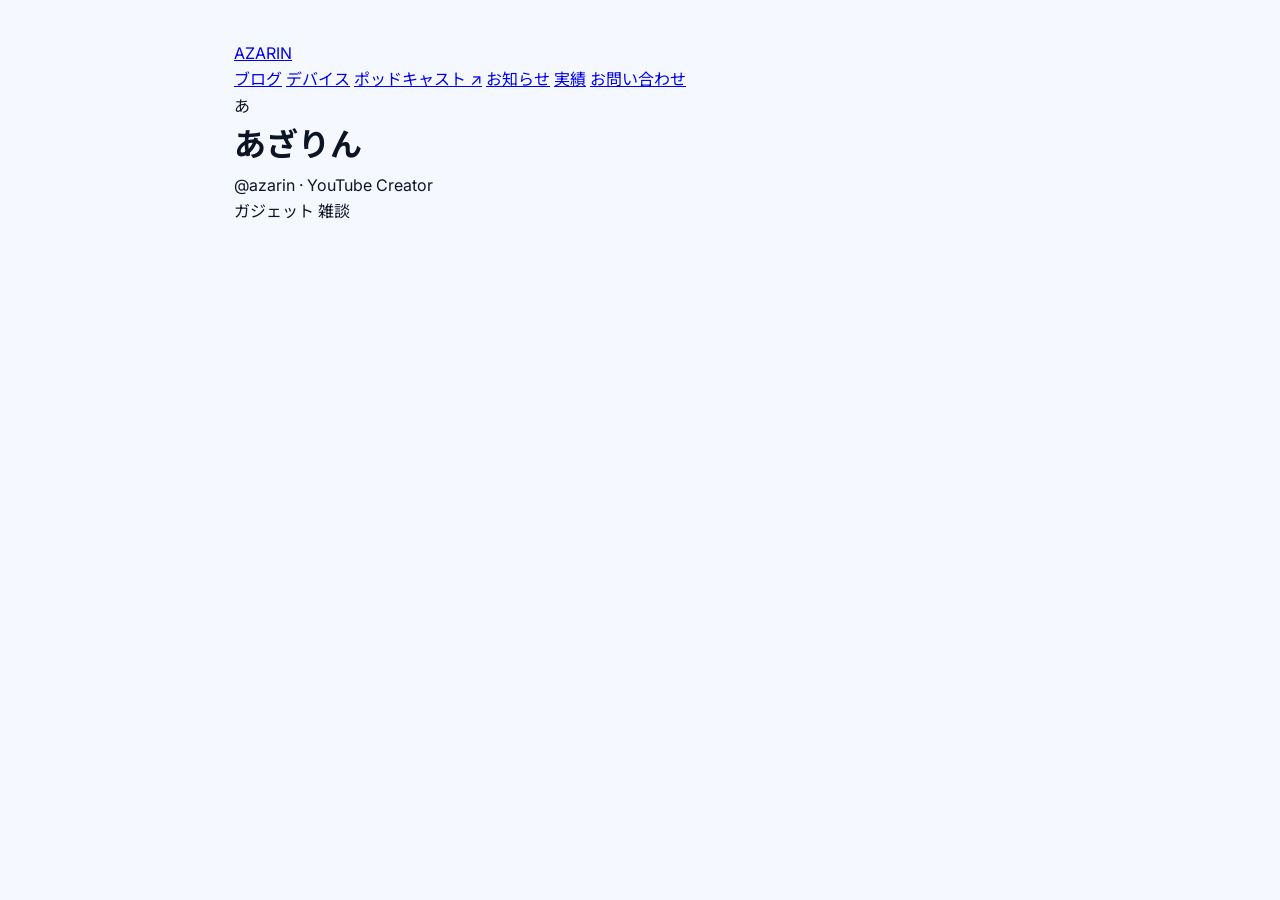
<file: index.original.html>
<!DOCTYPE html>
<html lang="ja">

<head>
  <!-- Google Tag Manager -->
  <script>(function (w, d, s, l, i) {
      w[l] = w[l] || []; w[l].push({
        'gtm.start':
          new Date().getTime(), event: 'gtm.js'
      }); var f = d.getElementsByTagName(s)[0],
        j = d.createElement(s), dl = l != 'dataLayer' ? '&l=' + l : ''; j.async = true; j.src =
          'https://www.googletagmanager.com/gtm.js?id=' + i + dl; f.parentNode.insertBefore(j, f);
    })(window, document, 'script', 'dataLayer', 'GTM-5SWCCXNL');</script>
  <!-- End Google Tag Manager -->
  <script>
    (function () {
      let savedTheme = 'dark';
      try {
        savedTheme = localStorage.getItem('theme') || (window.matchMedia('(prefers-color-scheme: light)').matches ? 'light' : 'dark');
      } catch (e) {
        console.warn('localStorageへのアクセスが制限されています。デフォルトテーマを適用します。', e);
      }
      document.documentElement.setAttribute('data-theme', savedTheme);
    })();
  </script>
  <meta charset="UTF-8">
  <meta name="viewport" content="width=device-width, initial-scale=1.0, viewport-fit=cover">
  <title>あざりん</title>
  <meta name="description" content="あざりん - ガジェット系YouTuber。最新ガジェット情報やレビューを落ち着いた関西弁でわかりやすく解説。">
  <link rel="preconnect" href="https://fonts.googleapis.com">
  <link rel="preconnect" href="https://fonts.gstatic.com" crossorigin>
  <link
    href="https://fonts.googleapis.com/css2?family=Inter:opsz,wght@14..32,300;400;500;600;700&family=Noto+Sans+JP:wght@400;500;600;700&display=swap"
    rel="stylesheet">
  <link href="style.css" rel="stylesheet" type="text/css">
  <link rel="alternate" type="application/rss+xml" title="あざりん - お知らせ RSS Feed" href="notice/feed.xml">
</head>

<body>
  <!-- Google Tag Manager (noscript) -->
  <noscript><iframe src="https://www.googletagmanager.com/ns.html?id=GTM-5SWCCXNL" height="0" width="0"
      style="display:none;visibility:hidden"></iframe></noscript>
  <!-- End Google Tag Manager (noscript) -->

  <div class="container">
    <!-- NAV -->
    <nav>
      <a href="index.html" class="nav-logo">AZARIN</a>
      <div class="nav-links">
        <a href="blog/index.html">ブログ</a>
        <a href="device/index.html">デバイス</a>
        <a href="https://www.3zat.work/podcast/index.html" target="_blank" rel="noopener noreferrer">ポッドキャスト ↗</a>
        <a href="notice/index.html">お知らせ</a>
        <a href="work/index.html">実績</a>
        <a href="inquiry/index.html">お問い合わせ</a>
      </div>
    </nav>

    <!-- HERO -->
    <div class="hero">
      <div class="avatar">あ</div>
      <div>
        <h1 class="hero-name">あざりん</h1>
        <p class="hero-handle">@azarin · YouTube Creator</p>
        <div class="tag-row">
          <span class="tag">ガジェット</span>
          <span class="tag">雑談</span>
        </div>
      </div>
    </div>
  </div>
</body>
</html>
</file>
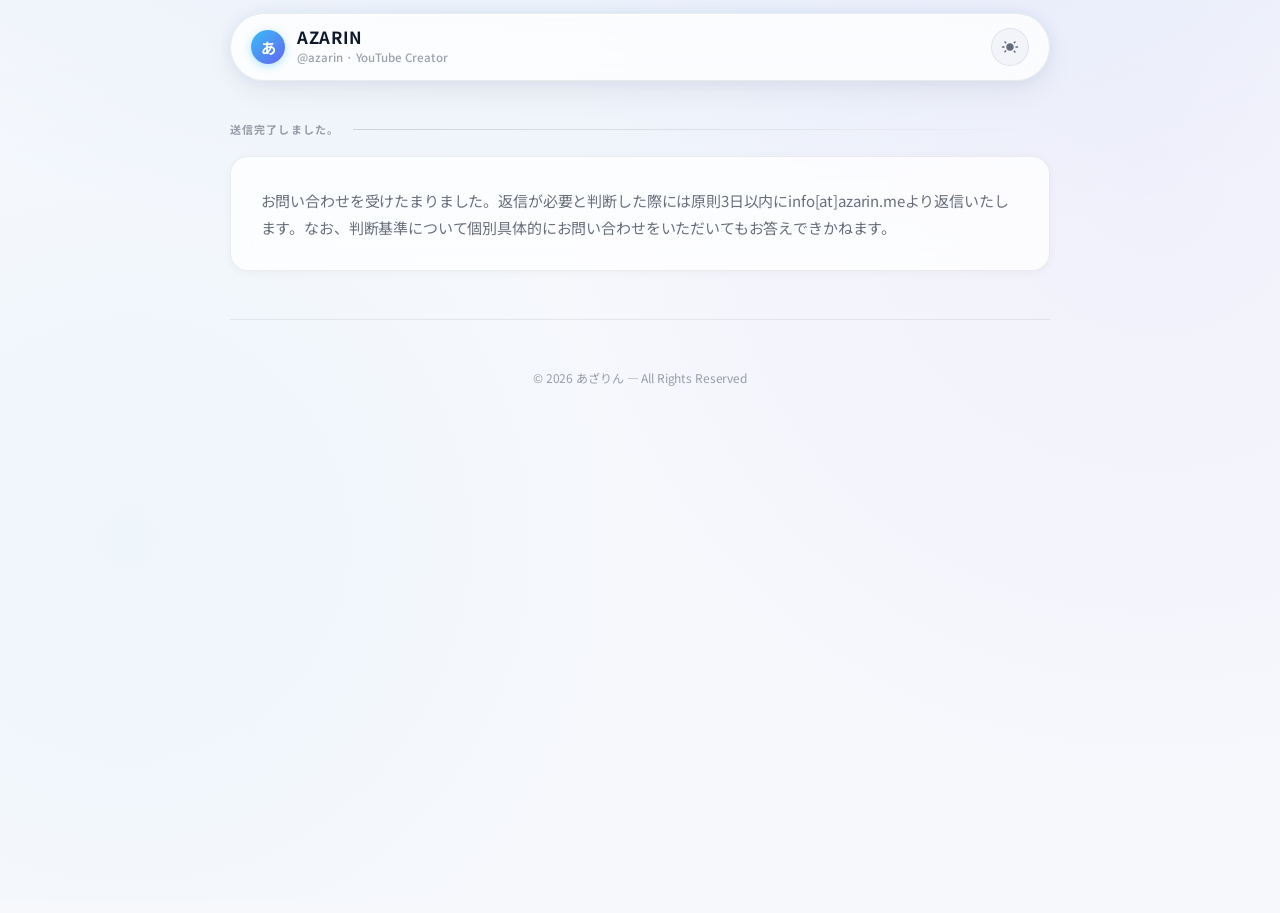
<file: inquiry/success.html>
<!DOCTYPE html>
<html lang="ja">

<head>
  <!-- Google Tag Manager -->
  <script>(function(w,d,s,l,i){w[l]=w[l]||[];w[l].push({'gtm.start':
  new Date().getTime(),event:'gtm.js'});var f=d.getElementsByTagName(s)[0],
  j=d.createElement(s),dl=l!='dataLayer'?'&l='+l:'';j.async=true;j.src=
  'https://www.googletagmanager.com/gtm.js?id='+i+dl;f.parentNode.insertBefore(j,f);
  })(window,document,'script','dataLayer','GTM-5SWCCXNL');</script>
  <!-- End Google Tag Manager -->
    <script>
        (function() {
            let savedTheme = 'dark';
            try {
                savedTheme = localStorage.getItem('theme') || (window.matchMedia('(prefers-color-scheme: light)').matches ? 'light' : 'dark');
            } catch (e) {
                console.warn('localStorageへのアクセスが制限されています。デフォルトテーマを適用します。', e);
            }
            document.documentElement.setAttribute('data-theme', savedTheme);
        })();
    </script>
    <meta charset="UTF-8">
    <meta name="viewport" content="width=device-width, initial-scale=1.0, viewport-fit=cover">
    <title>送信完了-あざりん</title>
    <link rel="preconnect" href="https://fonts.googleapis.com">
    <link rel="preconnect" href="https://fonts.gstatic.com" crossorigin>
    <link
        href="https://fonts.googleapis.com/css2?family=Noto+Sans+JP:wght@400;500;700&family=Space+Mono:wght@400;700&display=swap"
        rel="stylesheet">
    <link href="style.css?v=20260924" rel="stylesheet" type="text/css">
</head>

<body>
  <!-- Google Tag Manager (noscript) -->
  <noscript><iframe src="https://www.googletagmanager.com/ns.html?id=GTM-5SWCCXNL"
  height="0" width="0" style="display:none;visibility:hidden"></iframe></noscript>
  <!-- End Google Tag Manager (noscript) -->

    <div class="container">

        <!-- ナビゲーションバー -->
        <header>
            <nav class="site-nav">
                <a href="../index.html" class="nav-brand">
                    <div class="brand-avatar" id="brand-avatar">あ</div>
                    <div class="brand-info">
                        <span class="brand-name" id="brand-name">AZARIN</span>
                        <span class="brand-sub" id="brand-sub">@azarin · YouTube Creator</span>
                    </div>
                </a>

                <div class="nav-actions">
                    <!-- テーマ切り替えボタン -->
                    <button type="button" id="theme-toggle-btn" class="theme-btn" aria-label="ダーク/ライトモード切り替え" title="テーマ切り替え">
                        <svg class="sun-icon" viewBox="0 0 24 24">
                            <path
                                d="M12 7c-2.76 0-5 2.24-5 5s2.24 5 5 5 5-2.24 5-5-2.24-5-5-5zM2 13h2c.55 0 1-.45 1-1s-.45-1-1-1H2c-.55 0-1 .45-1 1s.45 1 1 1zm18 0h2c.55 0 1-.45 1-1s-.45-1-1-1h-2c-.55 0-1 .45-1 1s.45 1 1 1zm11 2v2c0 .55.45 1 1 1s1-.45 1-1V2c0-.55-.45-1-1-1s-1 .45-1 1zm0 18v2c0 .55.45 1 1 1s1-.45 1-1v-2c0-.55-.45-1-1-1s-1 .45-1 1zM5.99 4.58c-.39-.39-1.03-.39-1.41 0s-.39 1.03 0 1.41l1.06 1.06c.39.39 1.03.39 1.41 0s.39-1.03 0-1.41L5.99 4.58zm12.37 12.37c-.39-.39-1.03-.39-1.41 0s-.39 1.03 0 1.41l1.06 1.06c.39.39 1.03.39 1.41 0s.39-1.03 0-1.41l-1.06-1.06zm1.06-10.96c.39-.39.39-1.03 0-1.41s-1.03-.39-1.41 0l-1.06 1.06c-.39.39-.39 1.03 0 1.41s1.03.39 1.41 0l1.06-1.06zM7.05 18.01c.39-.39.39-1.03 0-1.41s-1.03-.39-1.41 0l-1.06 1.06c-.39.39-.39 1.03 0 1.41s1.03.39 1.41 0l1.06-1.06z" />
                        </svg>
                        <svg class="moon-icon" viewBox="0 0 24 24">
                            <path
                                d="M12.3 22h-.1c-5.5 0-10-4.5-10-10 0-4.8 3.5-8.9 8.2-9.8.6-.1 1.2.3 1.3.9.1.6-.3 1.2-.9 1.3-3.7.7-6.4 4-6.4 7.8 0 4.4 3.6 8 8 8 3.8 0 7.1-2.7 7.8-6.4.1-.6.7-1 1.3-.9.6.1 1 .7.9 1.3-.9 4.7-5 8.2-9.8 8.2z" />
                        </svg>
                    </button>
                </div>
            </nav>
        </header>

        <section id="notice" class="notice">
            <p class="section-title">送信完了しました。</p>
            <div class="profile-card">
                <p class="bio-text">
                    お問い合わせを受けたまりました。返信が必要と判断した際には原則3日以内にinfo[at]azarin.meより返信いたします。なお、判断基準について個別具体的にお問い合わせをいただいてもお答えできかねます。
                </p>
            </div>
        </section>

        <!-- FOOTER -->
        <footer>
            <p>© 2026 あざりん — All Rights Reserved</p>
        </footer>

    </div>

    <script src="../config.js"></script>
    <script src="../script.js"></script>
</body>

</html>
</file>
<file: style.css>
/* ========================================================
   AZARIN.ME - UNDER CONSTRUCTION DESIGN SYSTEM v2
   Premium Glassmorphism · Fluid Animations · Dark-first
   ======================================================== */

:root {
  --bg-primary: #060810;
  --bg-secondary: #0e1117;
  --bg-card: rgba(16, 20, 32, 0.70);
  --bg-card-hover: rgba(24, 30, 50, 0.92);
  --bg-glass: rgba(12, 16, 28, 0.72);

  --border-subtle: rgba(255, 255, 255, 0.07);
  --border-strong: rgba(255, 255, 255, 0.14);
  --border-accent: rgba(56, 189, 248, 0.38);

  --text-primary: #f0f4ff;
  --text-secondary: #8fa3c0;
  --text-tertiary: #566880;
  --text-inverse: #0a0e1a;

  --accent-cyan:    #38bdf8;
  --accent-blue:    #3b82f6;
  --accent-indigo:  #6366f1;
  --accent-violet:  #8b5cf6;
  --accent-amber:   #f59e0b;
  --accent-emerald: #10b981;
  --accent-rose:    #f43f5e;

  --badge-bg:     rgba(245, 158, 11, 0.12);
  --badge-border: rgba(245, 158, 11, 0.32);
  --badge-text:   #fbbf24;
  --badge-pulse:  #f59e0b;

  --glow-cyan:  rgba(56, 189, 248, 0.18);
  --glow-indigo: rgba(99, 102, 241, 0.14);
  --glow-amber: rgba(245, 158, 11, 0.12);

  --shadow-xs: 0 1px 4px rgba(0,0,0,0.3);
  --shadow-sm: 0 2px 10px rgba(0,0,0,0.35);
  --shadow-md: 0 8px 28px -4px rgba(0,0,0,0.5);
  --shadow-lg: 0 20px 50px -8px rgba(0,0,0,0.7);
  --shadow-glow-cyan: 0 0 50px -10px rgba(56,189,248,0.28);
  --shadow-glow-amber: 0 0 30px -8px rgba(245,158,11,0.22);

  --radius-xs: 6px;
  --radius-sm: 10px;
  --radius-md: 16px;
  --radius-lg: 22px;
  --radius-xl: 30px;
  --radius-full: 9999px;

  --font-sans: 'Inter', 'Noto Sans JP', -apple-system, BlinkMacSystemFont, 'Segoe UI', Roboto, sans-serif;
  --ease-spring: cubic-bezier(0.16, 1, 0.3, 1);
  --transition-fast: all 0.18s var(--ease-spring);
  --transition-smooth: all 0.28s var(--ease-spring);
  --transition-slow: all 0.45s var(--ease-spring);
}

[data-theme="light"] {
  --bg-primary: #f5f8ff;
  --bg-secondary: #eef2fb;
  --bg-card: rgba(255, 255, 255, 0.88);
  --bg-card-hover: rgba(255, 255, 255, 1);
  --bg-glass: rgba(255, 255, 255, 0.78);

  --border-subtle: rgba(0, 0, 0, 0.07);
  --border-strong: rgba(0, 0, 0, 0.13);
  --border-accent: rgba(2, 132, 199, 0.42);

  --text-primary: #0d1424;
  --text-secondary: #3f5270;
  --text-tertiary: #8298b4;
  --text-inverse: #ffffff;

  --badge-bg:     rgba(245, 158, 11, 0.10);
  --badge-border: rgba(217, 119, 6, 0.35);
  --badge-text:   #b45309;
  --badge-pulse:  #d97706;

  --glow-cyan:   rgba(2, 132, 199, 0.10);
  --glow-indigo: rgba(99, 102, 241, 0.08);

  --shadow-xs: 0 1px 4px rgba(0,0,0,0.05);
  --shadow-sm: 0 2px 10px rgba(0,0,0,0.06);
  --shadow-md: 0 8px 28px -4px rgba(0,0,0,0.09);
  --shadow-lg: 0 20px 50px -8px rgba(0,0,0,0.13);
  --shadow-glow-cyan: 0 0 40px -8px rgba(2,132,199,0.20);
  --shadow-glow-amber: 0 0 28px -6px rgba(217,119,6,0.15);
}

/* ========================================================
   Base & Reset
   ======================================================== */
*, *::before, *::after {
  box-sizing: border-box;
  margin: 0;
  padding: 0;
}

html {
  font-size: 16px;
  scroll-behavior: smooth;
  color-scheme: dark light;
  -webkit-text-size-adjust: 100%;
}

body {
  font-family: var(--font-sans);
  background-color: var(--bg-primary);
  color: var(--text-primary);
  line-height: 1.65;
  min-height: 100vh;
  min-height: 100dvh;
  position: relative;
  overflow-x: hidden;
  transition: background-color 0.35s ease, color 0.35s ease;
  -webkit-font-smoothing: antialiased;
  -moz-osx-font-smoothing: grayscale;
}

a, button, [role="button"], input, select, textarea,
.btn, .link-card, .time-box {
  touch-action: manipulation;
}

/* ========================================================
   Ambient Background
   ======================================================== */
.bg-ambient {
  position: fixed;
  inset: 0;
  pointer-events: none;
  z-index: 0;
  overflow: hidden;
}

.ambient-blob {
  position: absolute;
  border-radius: 50%;
  filter: blur(110px);
  opacity: 0.55;
  will-change: transform;
  animation: blob-drift 18s ease-in-out infinite alternate;
}

.blob-1 {
  top: -18%;
  left: 5%;
  width: 560px;
  height: 560px;
  background: radial-gradient(circle, rgba(56,189,248,0.85) 0%, transparent 70%);
  animation-duration: 20s;
}
.blob-2 {
  top: 28%;
  right: -12%;
  width: 650px;
  height: 650px;
  background: radial-gradient(circle, rgba(99,102,241,0.8) 0%, transparent 70%);
  opacity: 0.40;
  animation-duration: 24s;
  animation-delay: -7s;
}
.blob-3 {
  bottom: -22%;
  left: 18%;
  width: 580px;
  height: 580px;
  background: radial-gradient(circle, rgba(245,158,11,0.7) 0%, transparent 70%);
  opacity: 0.22;
  animation-duration: 28s;
  animation-delay: -12s;
}

@keyframes blob-drift {
  0%   { transform: translate(0, 0) scale(1); }
  33%  { transform: translate(30px, -20px) scale(1.04); }
  66%  { transform: translate(-20px, 15px) scale(0.97); }
  100% { transform: translate(10px, 25px) scale(1.02); }
}

.bg-grid {
  position: absolute;
  inset: 0;
  background-size: 44px 44px;
  background-image:
    linear-gradient(to right, var(--border-subtle) 1px, transparent 1px),
    linear-gradient(to bottom, var(--border-subtle) 1px, transparent 1px);
  mask-image: radial-gradient(ellipse 80% 65% at 50% 25%, #000 20%, transparent 80%);
  -webkit-mask-image: radial-gradient(ellipse 80% 65% at 50% 25%, #000 20%, transparent 80%);
}

/* ========================================================
   Container
   ======================================================== */
.container {
  max-width: 860px;
  margin: 0 auto;
  padding: 2.5rem 1.5rem 5rem;
  position: relative;
  z-index: 1;
}

/* ========================================================
   Header / Navigation
   ======================================================== */
.site-nav {
  display: flex;
  align-items: center;
  justify-content: space-between;
  padding: 0.8rem 1.2rem;
  background: var(--bg-glass);
  backdrop-filter: blur(20px) saturate(1.4);
  -webkit-backdrop-filter: blur(20px) saturate(1.4);
  border: 1px solid var(--border-subtle);
  border-radius: var(--radius-full);
  margin-bottom: 3rem;
  box-shadow: var(--shadow-sm), inset 0 1px 0 rgba(255,255,255,0.06);
  position: sticky;
  top: 1rem;
  z-index: 100;
  transition: var(--transition-smooth);
}

.site-nav:hover {
  border-color: var(--border-strong);
  box-shadow: var(--shadow-md), inset 0 1px 0 rgba(255,255,255,0.08);
}

.nav-brand {
  display: flex;
  align-items: center;
  gap: 0.7rem;
  text-decoration: none;
  color: var(--text-primary);
}

.brand-avatar {
  width: 36px;
  height: 36px;
  border-radius: 50%;
  background: linear-gradient(135deg, var(--accent-cyan) 0%, var(--accent-indigo) 100%);
  color: #fff;
  display: flex;
  align-items: center;
  justify-content: center;
  font-weight: 800;
  font-size: 0.9rem;
  box-shadow: 0 0 0 2px rgba(56,189,248,0.25), 0 4px 12px rgba(56,189,248,0.35);
  transition: var(--transition-smooth);
  flex-shrink: 0;
}

.nav-brand:hover .brand-avatar {
  box-shadow: 0 0 0 3px rgba(56,189,248,0.4), 0 6px 18px rgba(56,189,248,0.4);
  transform: scale(1.05);
}

.brand-info {
  display: flex;
  flex-direction: column;
  line-height: 1.2;
}

.brand-name {
  font-size: 1.05rem;
  font-weight: 800;
  letter-spacing: 0.04em;
  background: linear-gradient(90deg, var(--text-primary), var(--accent-cyan));
  -webkit-background-clip: text;
  -webkit-text-fill-color: transparent;
  background-clip: text;
}

.brand-sub {
  font-size: 0.7rem;
  color: var(--text-tertiary);
  font-weight: 500;
}

.nav-actions {
  display: flex;
  align-items: center;
  gap: 0.55rem;
}

.nav-inquiry-btn {
  display: inline-flex;
  align-items: center;
  gap: 0.4rem;
  padding: 0.42rem 0.9rem;
  border-radius: var(--radius-full);
  background: var(--badge-bg);
  border: 1px solid var(--badge-border);
  color: var(--badge-text);
  font-size: 0.8rem;
  font-weight: 700;
  text-decoration: none;
  transition: var(--transition-smooth);
  white-space: nowrap;
  letter-spacing: 0.02em;
  position: relative;
  overflow: hidden;
}

.nav-inquiry-btn:hover {
  border-color: var(--accent-amber);
  transform: translateY(-1px);
  box-shadow: 0 4px 14px var(--glow-amber);
  color: var(--badge-text);
}

.nav-inquiry-btn:active { transform: scale(0.96); }

.nav-inquiry-btn svg {
  width: 13px;
  height: 13px;
  stroke: currentColor;
  flex-shrink: 0;
}

.theme-btn, .admin-link-nav {
  display: flex;
  align-items: center;
  justify-content: center;
  width: 38px;
  height: 38px;
  border-radius: 50%;
  background: transparent;
  border: 1px solid var(--border-subtle);
  color: var(--text-secondary);
  cursor: pointer;
  transition: var(--transition-smooth);
}

.theme-btn:hover, .admin-link-nav:hover {
  background: var(--border-subtle);
  color: var(--text-primary);
  border-color: var(--border-strong);
  transform: rotate(15deg);
}

.theme-btn svg, .admin-link-nav svg {
  width: 17px;
  height: 17px;
  fill: currentColor;
}

.sun-icon  { display: none; }
.moon-icon { display: block; }
[data-theme="light"] .sun-icon  { display: block; }
[data-theme="light"] .moon-icon { display: none; }

/* ========================================================
   Hero Section
   ======================================================== */
.hero-section {
  text-align: center;
  padding: 1rem 0 2.5rem;
}

.status-badge {
  display: inline-flex;
  align-items: center;
  gap: 0.55rem;
  padding: 0.42rem 1.05rem;
  border-radius: var(--radius-full);
  background: var(--badge-bg);
  border: 1px solid var(--badge-border);
  color: var(--badge-text);
  font-size: 0.78rem;
  font-weight: 700;
  letter-spacing: 0.06em;
  text-transform: uppercase;
  margin-bottom: 2rem;
  box-shadow: 0 0 24px -4px var(--glow-amber);
  animation: badge-in 0.7s var(--ease-spring) both;
}

@keyframes badge-in {
  from { opacity: 0; transform: translateY(-12px) scale(0.92); }
  to   { opacity: 1; transform: translateY(0) scale(1); }
}

.status-indicator {
  width: 8px;
  height: 8px;
  border-radius: 50%;
  background: var(--badge-pulse);
  flex-shrink: 0;
  position: relative;
}

.status-indicator::after {
  content: '';
  position: absolute;
  top: -4px; left: -4px;
  width: 16px; height: 16px;
  border-radius: 50%;
  background: var(--badge-pulse);
  opacity: 0.45;
  animation: pulse-ring 1.8s cubic-bezier(0.24, 0, 0.38, 1) infinite;
}

@keyframes pulse-ring {
  0%   { transform: scale(0.4); opacity: 0.8; }
  100% { transform: scale(2.4); opacity: 0; }
}

.hero-title {
  font-size: clamp(1.9rem, 5.5vw, 3rem);
  font-weight: 800;
  line-height: 1.22;
  letter-spacing: -0.025em;
  margin-bottom: 1.4rem;
  color: var(--text-primary);
  animation: hero-title-in 0.85s var(--ease-spring) 0.15s both;
}

@keyframes hero-title-in {
  from { opacity: 0; transform: translateY(20px); }
  to   { opacity: 1; transform: translateY(0); }
}

.hero-title-highlight {
  background: linear-gradient(110deg, var(--accent-cyan) 0%, var(--accent-indigo) 50%, var(--accent-violet) 100%);
  -webkit-background-clip: text;
  -webkit-text-fill-color: transparent;
  background-clip: text;
}

.hero-description {
  font-size: 1rem;
  color: var(--text-secondary);
  max-width: 620px;
  margin: 0 auto 2rem;
  line-height: 1.8;
  animation: hero-desc-in 0.85s var(--ease-spring) 0.3s both;
}

@keyframes hero-desc-in {
  from { opacity: 0; transform: translateY(16px); }
  to   { opacity: 1; transform: translateY(0); }
}

.tag-list {
  display: flex;
  justify-content: center;
  flex-wrap: wrap;
  gap: 0.5rem;
  margin-bottom: 2.5rem;
  animation: hero-desc-in 0.85s var(--ease-spring) 0.45s both;
}

.tag-pill {
  font-size: 0.76rem;
  padding: 0.28rem 0.78rem;
  border-radius: var(--radius-full);
  background: rgba(255,255,255,0.05);
  color: var(--text-secondary);
  border: 1px solid var(--border-subtle);
  backdrop-filter: blur(8px);
  transition: var(--transition-fast);
}

.tag-pill:hover {
  background: rgba(56,189,248,0.1);
  border-color: var(--border-accent);
  color: var(--accent-cyan);
}

/* ========================================================
   Progress Bar Card
   ======================================================== */
.progress-card {
  background: var(--bg-card);
  backdrop-filter: blur(16px) saturate(1.3);
  -webkit-backdrop-filter: blur(16px) saturate(1.3);
  border: 1px solid var(--border-subtle);
  border-radius: var(--radius-md);
  padding: 1.4rem 1.75rem;
  margin: 0 auto 2.75rem;
  max-width: 720px;
  box-shadow: var(--shadow-sm), inset 0 1px 0 rgba(255,255,255,0.05);
  transition: var(--transition-smooth);
}

.progress-card:hover {
  border-color: var(--border-strong);
  box-shadow: var(--shadow-md);
}

.progress-header {
  display: flex;
  justify-content: space-between;
  align-items: center;
  margin-bottom: 0.8rem;
  font-size: 0.85rem;
}

.progress-label {
  font-weight: 500;
  color: var(--text-secondary);
  display: flex;
  align-items: center;
  gap: 0.45rem;
}

.progress-label svg {
  width: 15px;
  height: 15px;
  stroke: var(--accent-cyan);
}

.progress-number {
  font-weight: 800;
  color: var(--accent-cyan);
  font-variant-numeric: tabular-nums;
  font-size: 1rem;
  letter-spacing: -0.01em;
}

.progress-track {
  width: 100%;
  height: 10px;
  background: var(--border-subtle);
  border-radius: var(--radius-full);
  overflow: hidden;
  position: relative;
}

.progress-fill {
  height: 100%;
  border-radius: var(--radius-full);
  background: linear-gradient(90deg, var(--accent-blue) 0%, var(--accent-cyan) 60%, var(--accent-indigo) 100%);
  background-size: 200% 100%;
  position: relative;
  transition: width 1.2s cubic-bezier(0.16, 1, 0.3, 1);
  box-shadow: 0 0 18px rgba(56,189,248,0.55);
  animation: gradient-move 3s linear infinite;
}

@keyframes gradient-move {
  0%   { background-position: 0% 50%; }
  100% { background-position: 200% 50%; }
}

.progress-fill::after {
  content: '';
  position: absolute;
  inset: 0;
  background: linear-gradient(90deg, transparent, rgba(255,255,255,0.38), transparent);
  animation: progress-shimmer 2.2s ease-in-out infinite;
}

@keyframes progress-shimmer {
  0%   { transform: translateX(-100%); }
  100% { transform: translateX(400%); }
}

/* ========================================================
   Countdown Timer
   ======================================================== */
.countdown-card {
  background: linear-gradient(150deg, var(--bg-card) 0%, rgba(20, 28, 50, 0.5) 100%);
  backdrop-filter: blur(20px) saturate(1.3);
  -webkit-backdrop-filter: blur(20px) saturate(1.3);
  border: 1px solid var(--border-strong);
  border-radius: var(--radius-lg);
  padding: 2rem 1.75rem;
  margin-bottom: 3.5rem;
  box-shadow: var(--shadow-md), var(--shadow-glow-cyan);
  text-align: center;
  position: relative;
  overflow: hidden;
}

.countdown-card::before {
  content: '';
  position: absolute;
  top: -1px; left: 10%; right: 10%;
  height: 1px;
  background: linear-gradient(90deg, transparent, var(--accent-cyan), transparent);
  opacity: 0.6;
}

.countdown-top {
  display: flex;
  flex-direction: column;
  align-items: center;
  gap: 0.3rem;
  margin-bottom: 1.5rem;
}

.countdown-label {
  font-size: 0.72rem;
  font-weight: 800;
  letter-spacing: 0.16em;
  color: var(--accent-cyan);
  text-transform: uppercase;
}

.countdown-sublabel {
  font-size: 0.88rem;
  color: var(--text-secondary);
  font-weight: 500;
}

.countdown-grid {
  display: flex;
  flex-direction: row;
  flex-wrap: nowrap;
  align-items: flex-start;
  justify-content: center;
  gap: 0;
  max-width: 560px;
  margin: 0 auto;
}

.time-box {
  display: flex;
  flex-direction: column;
  align-items: center;
  padding: 0 1.4rem;
  min-width: 0;
}

/* コロン区切り文字 */
.time-sep {
  font-size: clamp(1.8rem, 4vw, 2.6rem);
  font-weight: 900;
  color: var(--text-tertiary);
  line-height: 1;
  padding-bottom: 1.2rem; /* time-unit分だけ下にずらす */
  flex-shrink: 0;
  opacity: 0.5;
}

.time-num {
  font-size: clamp(2rem, 5vw, 3rem);
  font-weight: 900;
  color: var(--text-primary);
  line-height: 1;
  font-variant-numeric: tabular-nums;
  letter-spacing: -0.04em;
}

.time-unit {
  font-size: 0.6rem;
  font-weight: 700;
  color: var(--text-tertiary);
  text-transform: uppercase;
  letter-spacing: 0.1em;
  margin-top: 0.45rem;
}

.countdown-expired-msg {
  display: none;
  font-size: 1.05rem;
  font-weight: 600;
  color: var(--accent-emerald);
  padding: 1rem 0;
}

/* ========================================================
   Contact Card
   ======================================================== */
.contact-card {
  background: var(--bg-card);
  backdrop-filter: blur(16px) saturate(1.3);
  -webkit-backdrop-filter: blur(16px) saturate(1.3);
  border: 1px solid var(--border-subtle);
  border-radius: var(--radius-lg);
  padding: 2rem;
  margin-bottom: 3.5rem;
  box-shadow: var(--shadow-sm), inset 0 1px 0 rgba(255,255,255,0.04);
  display: flex;
  flex-direction: column;
  gap: 1.4rem;
  transition: var(--transition-smooth);
}

.contact-card:hover {
  border-color: var(--border-strong);
  box-shadow: var(--shadow-md);
}

.contact-header {
  display: flex;
  align-items: flex-start;
  gap: 1.1rem;
}

.contact-icon-bubble {
  width: 48px;
  height: 48px;
  border-radius: var(--radius-md);
  background: linear-gradient(135deg, rgba(56,189,248,0.15), rgba(99,102,241,0.12));
  border: 1px solid rgba(56,189,248,0.28);
  color: var(--accent-cyan);
  display: flex;
  align-items: center;
  justify-content: center;
  flex-shrink: 0;
  box-shadow: 0 4px 16px rgba(56,189,248,0.15);
}

.contact-icon-bubble svg { width: 22px; height: 22px; }

.contact-title-row {
  display: flex;
  align-items: center;
  gap: 0.65rem;
  flex-wrap: wrap;
  margin-bottom: 0.4rem;
}

.contact-text-wrap h3 {
  font-size: 1.15rem;
  font-weight: 700;
}

.contact-badge {
  font-size: 0.66rem;
  font-weight: 700;
  padding: 0.2rem 0.58rem;
  border-radius: var(--radius-full);
  background: rgba(56,189,248,0.12);
  color: var(--accent-cyan);
  border: 1px solid rgba(56,189,248,0.28);
}

.contact-text-wrap p {
  font-size: 0.9rem;
  color: var(--text-secondary);
  line-height: 1.65;
}

.contact-action-box {
  display: flex;
  align-items: center;
  justify-content: space-between;
  background: rgba(255,255,255,0.03);
  border: 1px solid var(--border-strong);
  border-radius: var(--radius-md);
  padding: 0.75rem 1rem;
  gap: 0.75rem;
  flex-wrap: wrap;
}

.contact-email-text {
  font-family: ui-monospace, SFMono-Regular, Menlo, Monaco, Consolas, monospace;
  font-size: 0.93rem;
  color: var(--text-primary);
  font-weight: 600;
  word-break: break-all;
  display: flex;
  align-items: center;
  gap: 0.5rem;
}

.contact-btn-group {
  display: flex;
  align-items: center;
  gap: 0.5rem;
  flex-wrap: wrap;
}

/* Buttons */
.btn {
  display: inline-flex;
  align-items: center;
  justify-content: center;
  gap: 0.45rem;
  font-size: 0.84rem;
  font-weight: 700;
  padding: 0.55rem 1rem;
  border-radius: var(--radius-sm);
  text-decoration: none;
  cursor: pointer;
  transition: var(--transition-smooth);
  border: 1px solid transparent;
  position: relative;
  overflow: hidden;
}

.btn-primary {
  background: linear-gradient(135deg, var(--accent-cyan) 0%, var(--accent-blue) 50%, var(--accent-indigo) 100%);
  color: #fff;
  box-shadow: 0 2px 14px rgba(56,189,248,0.32);
}

.btn-primary:hover {
  filter: brightness(1.12);
  transform: translateY(-2px);
  box-shadow: 0 6px 22px rgba(56,189,248,0.5);
}

.btn-secondary {
  background: var(--border-subtle);
  color: var(--text-primary);
  border-color: var(--border-strong);
}

.btn-secondary:hover {
  background: var(--border-strong);
  transform: translateY(-2px);
  box-shadow: var(--shadow-sm);
}

.btn svg { width: 15px; height: 15px; }

/* ========================================================
   Links Grid
   ======================================================== */
.links-section { margin-bottom: 4rem; }

.section-head {
  display: flex;
  align-items: center;
  justify-content: space-between;
  margin-bottom: 1.4rem;
}

.section-title {
  font-size: 1.15rem;
  font-weight: 800;
  letter-spacing: -0.02em;
  color: var(--text-primary);
  display: flex;
  align-items: center;
  gap: 0.5rem;
}

.section-badge {
  font-size: 0.7rem;
  font-weight: 700;
  padding: 0.22rem 0.65rem;
  border-radius: var(--radius-full);
  background: var(--border-subtle);
  color: var(--text-tertiary);
  letter-spacing: 0.04em;
}

.links-grid {
  display: grid;
  grid-template-columns: repeat(auto-fill, minmax(250px, 1fr));
  gap: 1rem;
}

.link-card {
  position: relative;
  display: flex;
  align-items: center;
  gap: 1rem;
  padding: 1.05rem 1.2rem;
  background: var(--bg-card);
  backdrop-filter: blur(12px);
  -webkit-backdrop-filter: blur(12px);
  border: 1px solid var(--border-subtle);
  border-radius: var(--radius-md);
  text-decoration: none;
  color: var(--text-primary);
  transition: var(--transition-smooth);
  box-shadow: var(--shadow-xs);
  overflow: hidden;
}

.link-card::before {
  content: '';
  position: absolute;
  top: 0; left: 0;
  width: 3px; height: 100%;
  background: transparent;
  border-radius: 0 2px 2px 0;
  transition: var(--transition-smooth);
}

.link-card::after {
  content: '';
  position: absolute;
  inset: 0;
  background: radial-gradient(circle at 30% 50%, rgba(56,189,248,0.07) 0%, transparent 65%);
  opacity: 0;
  transition: var(--transition-smooth);
}

.link-card:hover {
  background: var(--bg-card-hover);
  border-color: var(--border-accent);
  transform: translateY(-4px);
  box-shadow: var(--shadow-md), 0 0 30px -8px rgba(56,189,248,0.22);
}

.link-card:hover::before {
  background: linear-gradient(180deg, var(--accent-cyan), var(--accent-indigo));
}
.link-card:hover::after { opacity: 1; }

.link-card.featured {
  border-color: rgba(56,189,248,0.22);
  background: linear-gradient(135deg, var(--bg-card), rgba(56,189,248,0.05));
}

.link-card.featured::before {
  background: linear-gradient(180deg, var(--accent-cyan), var(--accent-blue));
  opacity: 0.5;
}

.link-icon-wrap {
  width: 44px; height: 44px;
  border-radius: var(--radius-sm);
  background: rgba(255,255,255,0.05);
  display: flex;
  align-items: center;
  justify-content: center;
  flex-shrink: 0;
  color: var(--text-secondary);
  transition: var(--transition-smooth);
  border: 1px solid var(--border-subtle);
  position: relative;
  z-index: 1;
}

.link-card:hover .link-icon-wrap {
  background: rgba(56,189,248,0.14);
  color: var(--accent-cyan);
  border-color: rgba(56,189,248,0.3);
  box-shadow: 0 4px 14px rgba(56,189,248,0.2);
}

.link-icon-wrap svg { width: 20px; height: 20px; fill: currentColor; }

.link-details {
  flex: 1;
  min-width: 0;
  position: relative;
  z-index: 1;
}

.link-title-row {
  display: flex;
  align-items: center;
  gap: 0.4rem;
  margin-bottom: 0.15rem;
}

.link-title {
  font-size: 0.95rem;
  font-weight: 700;
  white-space: nowrap;
  overflow: hidden;
  text-overflow: ellipsis;
}

.link-tag {
  font-size: 0.62rem;
  font-weight: 700;
  padding: 0.15rem 0.45rem;
  border-radius: var(--radius-full);
  background: var(--border-subtle);
  color: var(--text-tertiary);
  flex-shrink: 0;
}

.link-desc {
  font-size: 0.77rem;
  color: var(--text-secondary);
  white-space: nowrap;
  overflow: hidden;
  text-overflow: ellipsis;
}

.link-arrow {
  color: var(--text-tertiary);
  transition: var(--transition-smooth);
  flex-shrink: 0;
  position: relative;
  z-index: 1;
}

.link-card:hover .link-arrow {
  color: var(--accent-cyan);
  transform: translateX(4px);
}

.link-arrow svg { width: 16px; height: 16px; fill: currentColor; }

/* ========================================================
   Footer
   ======================================================== */
.site-footer {
  text-align: center;
  padding-top: 2.5rem;
  border-top: 1px solid var(--border-subtle);
  color: var(--text-tertiary);
  font-size: 0.85rem;
}

.footer-nav {
  display: flex;
  justify-content: center;
  align-items: center;
  gap: 1rem;
  flex-wrap: wrap;
  margin-bottom: 1rem;
}

.footer-link {
  color: var(--text-secondary);
  text-decoration: none;
  font-size: 0.8rem;
  font-weight: 500;
  transition: var(--transition-fast);
  padding: 0.15rem 0;
  border-bottom: 1px solid transparent;
}

.footer-link:hover {
  color: var(--text-primary);
  border-bottom-color: var(--accent-cyan);
}

.footer-divider { color: var(--border-strong); font-size: 0.7rem; }

.footer-copy {
  font-size: 0.78rem;
  margin-bottom: 0.75rem;
  color: var(--text-tertiary);
}

.admin-access-btn {
  display: inline-flex;
  align-items: center;
  gap: 0.35rem;
  font-size: 0.72rem;
  color: var(--text-tertiary);
  text-decoration: none;
  padding: 0.35rem 0.75rem;
  border-radius: var(--radius-full);
  border: 1px dashed var(--border-subtle);
  transition: var(--transition-smooth);
}

.admin-access-btn:hover {
  color: var(--text-primary);
  border-color: var(--border-strong);
  background: var(--border-subtle);
}

.admin-access-btn svg { width: 12px; height: 12px; }

/* ========================================================
   Toast
   ======================================================== */
.toast-msg {
  position: fixed;
  bottom: 2rem;
  left: 50%;
  transform: translateX(-50%) translateY(110px);
  background: var(--bg-secondary);
  border: 1px solid var(--border-accent);
  color: var(--text-primary);
  padding: 0.75rem 1.35rem;
  border-radius: var(--radius-full);
  font-size: 0.88rem;
  font-weight: 600;
  display: flex;
  align-items: center;
  gap: 0.6rem;
  box-shadow: var(--shadow-lg), var(--shadow-glow-cyan);
  opacity: 0;
  pointer-events: none;
  transition: all 0.38s var(--ease-spring);
  z-index: 9999;
  backdrop-filter: blur(12px);
  -webkit-backdrop-filter: blur(12px);
}

.toast-msg.show {
  transform: translateX(-50%) translateY(0);
  opacity: 1;
}

.toast-msg svg { width: 16px; height: 16px; color: var(--accent-emerald); }

/* ========================================================
   Mobile ≤ 640px
   ======================================================== */
@media (max-width: 640px) {
  .container {
    padding-top: max(0.9rem, env(safe-area-inset-top));
    padding-bottom: max(3rem, calc(env(safe-area-inset-bottom) + 1.5rem));
    padding-left: max(1rem, env(safe-area-inset-left));
    padding-right: max(1rem, env(safe-area-inset-right));
  }

  .site-nav { padding: 0.65rem 0.95rem; margin-bottom: 2rem; top: 0.6rem; }
  .brand-avatar { width: 32px; height: 32px; font-size: 0.85rem; }
  .brand-name   { font-size: 0.98rem; }
  .brand-sub    { font-size: 0.67rem; white-space: nowrap; overflow: hidden; text-overflow: ellipsis; max-width: 130px; }
  .nav-actions  { gap: 0.4rem; flex-shrink: 0; }
  .nav-inquiry-btn { padding: 0.36rem 0.72rem; font-size: 0.74rem; }
  .nav-inquiry-btn svg { width: 12px; height: 12px; }
  .theme-btn { width: 34px; height: 34px; }
  .theme-btn svg { width: 15px; height: 15px; }

  .hero-section  { padding: 0.4rem 0 1.5rem; }
  .status-badge  { padding: 0.34rem 0.85rem; font-size: 0.72rem; margin-bottom: 1.25rem; }
  .hero-title    { font-size: clamp(1.5rem, 6.5vw, 2.1rem); line-height: 1.32; margin-bottom: 1rem; }
  .hero-description { font-size: 0.88rem; margin-bottom: 1.5rem; }
  .tag-list      { gap: 0.4rem; margin-bottom: 1.75rem; }
  .tag-pill      { font-size: 0.71rem; padding: 0.24rem 0.65rem; }

  .progress-card   { padding: 1.1rem 1.25rem; margin-bottom: 2rem; border-radius: var(--radius-sm); }
  .progress-header { font-size: 0.8rem; }
  .progress-label  { gap: 0.35rem; font-size: 0.77rem; overflow: hidden; white-space: nowrap; text-overflow: ellipsis; }
  .progress-number { font-size: 0.9rem; }
  .progress-track  { height: 8px; }

  .countdown-card { padding: 1.35rem 0.9rem; margin-bottom: 2.25rem; border-radius: var(--radius-md); }
  .countdown-top  { gap: 0.2rem; margin-bottom: 1.1rem; }
  .countdown-label { font-size: 0.68rem; }
  .countdown-sublabel { font-size: 0.82rem; }
  .countdown-grid { gap: 0; }
  .time-box  { padding: 0 1.1rem; }
  .time-num  { font-size: clamp(1.5rem, 7vw, 2.2rem); }
  .time-unit { font-size: 0.57rem; margin-top: 0.2rem; }

  .contact-card { padding: 1.4rem 1.2rem; margin-bottom: 2.5rem; gap: 1.1rem; }
  .contact-header { gap: 0.8rem; }
  .contact-icon-bubble { width: 42px; height: 42px; }
  .contact-icon-bubble svg { width: 20px; height: 20px; }
  .contact-text-wrap h3 { font-size: 1.05rem; }
  .contact-text-wrap p  { font-size: 0.85rem; }
  .contact-action-box {
    flex-direction: column;
    align-items: stretch;
    padding: 0.9rem;
    gap: 0.9rem;
  }
  .contact-email-text {
    justify-content: center;
    font-size: 0.86rem;
    padding: 0.45rem 0.65rem;
    background: var(--border-subtle);
    border-radius: var(--radius-sm);
  }
  .contact-btn-group { flex-direction: column; gap: 0.55rem; width: 100%; }
  #contact-form-btn  { width: 100%; min-height: 48px; font-size: 0.92rem; }
  #copy-email-btn,
  #contact-email-btn { width: 100%; min-height: 42px; font-size: 0.82rem; }

  .links-section { margin-bottom: 2.5rem; }
  .section-head  { margin-bottom: 1rem; }
  .links-grid    { grid-template-columns: 1fr; gap: 0.7rem; }
  .link-card     { padding: 0.9rem 1.05rem; border-radius: var(--radius-md); }
  .link-card:active { transform: scale(0.98); }
  .link-icon-wrap { width: 40px; height: 40px; }
  .link-icon-wrap svg { width: 18px; height: 18px; }
  .link-title { font-size: 0.92rem; }
  .link-desc  { font-size: 0.76rem; }

  .site-footer { padding-top: 2rem; }
  .footer-nav  { gap: 0.55rem; }
  .footer-copy { font-size: 0.73rem; }

  .toast-msg {
    width: 90%;
    max-width: 360px;
    bottom: max(1.3rem, calc(env(safe-area-inset-bottom) + 0.9rem));
    font-size: 0.82rem;
    padding: 0.65rem 1.1rem;
    justify-content: center;
  }
}

/* ≤ 380px */
@media (max-width: 380px) {
  .site-nav { padding: 0.55rem 0.75rem; }
  .brand-sub { display: none; }
  .nav-inquiry-btn span { display: none; }
  .nav-inquiry-btn {
    padding: 0.44rem;
    border-radius: 50%;
    width: 34px; height: 34px;
    justify-content: center;
  }
  .hero-title { font-size: 1.4rem; }
  .countdown-grid { gap: 0; }
  .time-box { padding: 0 0.7rem; }
  .time-num { font-size: 1.5rem; }
}
</file>
<file: inquiry/style.css>
*,
*::before,
*::after {
    box-sizing: border-box;
    margin: 0;
    padding: 0;
}

/* ── MODERN APPLE & LUXURY GLASS DESIGN SYSTEM — COLOR TOKENS ── */
:root {
    --lang-banner-height: 0px;
    /* Backgrounds */
    --bg: #0a0b0e;
    --bg2: rgba(22, 25, 35, 0.75);
    --bg3: rgba(32, 36, 50, 0.6);
    --bg-solid: #13151c;
    --bg-elevated: #1c202b;

    /* Borders */
    --border: rgba(255, 255, 255, 0.08);
    --border2: rgba(255, 255, 255, 0.18);

    /* Accent */
    --accent: #0071e3;
    --accent-hover: #0077ed;
    --accent-subtle: rgba(0, 113, 227, 0.15);
    --accent-gradient: linear-gradient(135deg, #0071e3 0%, #38bdf8 100%);

    /* Text */
    --text: #f8fafc;
    --text-secondary: rgba(248, 250, 252, 0.65);
    --text-tertiary: rgba(248, 250, 252, 0.42);

    /* Effects */
    --glass-bg: rgba(20, 24, 33, 0.65);
    --glass-blur: 24px;
    --shadow-sm: 0 2px 8px rgba(0, 0, 0, 0.3);
    --shadow-md: 0 8px 24px rgba(0, 0, 0, 0.45);
    --shadow-lg: 0 16px 48px rgba(0, 0, 0, 0.6);
    --shadow-glow: 0 0 25px rgba(0, 113, 227, 0.25);

    /* Spring-like easing curves */
    --ease-spring: cubic-bezier(0.25, 0.46, 0.45, 0.94);
    --ease-out: cubic-bezier(0.16, 1, 0.3, 1);
    --ease-in-out: cubic-bezier(0.45, 0, 0.55, 1);

    /* Spacing & Radii */
    --radius-sm: 12px;
    --radius-md: 18px;
    --radius-lg: 22px;
    --radius-xl: 28px;

    /* Safe Area Insets (iPhone & Mobile Devices) */
    --safe-top: env(safe-area-inset-top, 0px);
    --safe-bottom: env(safe-area-inset-bottom, 0px);
    --safe-left: env(safe-area-inset-left, 0px);
    --safe-right: env(safe-area-inset-right, 0px);
}

/* ── LIGHT THEME ── */
html[data-theme="light"] {
    --bg: #f6f8fc;
    --bg2: rgba(255, 255, 255, 0.82);
    --bg3: rgba(240, 243, 250, 0.85);
    --bg-solid: #ffffff;
    --bg-elevated: #edf2fa;

    --border: rgba(0, 0, 0, 0.07);
    --border2: rgba(0, 0, 0, 0.15);

    --accent: #0071e3;
    --accent-hover: #0077ed;
    --accent-subtle: rgba(0, 113, 227, 0.09);
    --accent-gradient: linear-gradient(135deg, #0071e3 0%, #0284c7 100%);

    --text: #0f172a;
    --text-secondary: rgba(15, 23, 42, 0.62);
    --text-tertiary: rgba(15, 23, 42, 0.4);

    --glass-bg: rgba(255, 255, 255, 0.78);
    --shadow-sm: 0 2px 8px rgba(0, 0, 0, 0.04);
    --shadow-md: 0 8px 24px rgba(0, 0, 0, 0.08);
    --shadow-lg: 0 16px 48px rgba(0, 0, 0, 0.12);
    --shadow-glow: 0 0 25px rgba(0, 113, 227, 0.15);
}

html {
    scroll-behavior: smooth;
    -webkit-text-size-adjust: 100%;
}

body {
    font-family: 'Inter', 'Noto Sans JP', -apple-system, BlinkMacSystemFont, 'Segoe UI', sans-serif;
    background-color: var(--bg);
    background-image: 
        radial-gradient(ellipse 80% 50% at 50% -20%, rgba(0, 113, 227, 0.15), transparent 100%),
        radial-gradient(circle at 90% 20%, rgba(139, 92, 246, 0.08), transparent 45%),
        radial-gradient(circle at 10% 60%, rgba(56, 189, 248, 0.06), transparent 40%);
    background-attachment: fixed;
    color: var(--text);
    min-height: 100vh;
    min-height: 100dvh;
    overflow-x: hidden;
    -webkit-font-smoothing: antialiased;
    -moz-osx-font-smoothing: grayscale;
    text-rendering: optimizeLegibility;
    line-height: 1.6;
    padding-top: var(--lang-banner-height, 0px);
    transition: padding-top 0.35s cubic-bezier(0.16, 1, 0.3, 1);
}

/* Touch manipulation to eliminate 300ms tap delays on mobile */
a, button, [role="button"], input, select, textarea {
    touch-action: manipulation;
}

html[data-theme="light"] body {
    background-image: 
        radial-gradient(ellipse 80% 50% at 50% -20%, rgba(0, 113, 227, 0.08), transparent 100%),
        radial-gradient(circle at 90% 20%, rgba(139, 92, 246, 0.05), transparent 45%),
        radial-gradient(circle at 10% 60%, rgba(56, 189, 248, 0.04), transparent 40%);
}

.container {
    max-width: 860px;
    margin: 0 auto;
    padding: 0 max(1.25rem, calc(var(--safe-right) + 1rem)) 0 max(1.25rem, calc(var(--safe-left) + 1rem));
    position: relative;
}

/* ── SITE-NAV — Modern Header matching root index.html ── */
.site-nav {
    display: flex;
    align-items: center;
    justify-content: space-between;
    padding: 0.85rem 1.25rem;
    background: var(--glass-bg, rgba(20, 24, 33, 0.65));
    backdrop-filter: blur(16px);
    -webkit-backdrop-filter: blur(16px);
    border: 1px solid var(--border2, rgba(255, 255, 255, 0.18));
    border-radius: 100px;
    margin-top: 0.8rem;
    margin-bottom: 2.5rem;
    box-shadow: 0 10px 30px rgba(0, 0, 0, 0.35), 0 0 20px rgba(0, 113, 227, 0.12), inset 0 1px 1px rgba(255, 255, 255, 0.1);
    transition: all 0.3s var(--ease-out, cubic-bezier(0.16, 1, 0.3, 1));
    position: sticky;
    top: max(0.6rem, env(safe-area-inset-top));
    z-index: 99995;
}

html[data-theme="light"] .site-nav {
    box-shadow: 0 10px 30px rgba(0, 0, 0, 0.06), 0 0 15px rgba(0, 113, 227, 0.08), inset 0 1px 1px rgba(255, 255, 255, 0.6);
    border-color: var(--border, rgba(0, 0, 0, 0.07));
}

.nav-brand {
    display: flex;
    align-items: center;
    gap: 0.75rem;
    text-decoration: none;
    color: var(--text, #f8fafc);
    transition: opacity 0.2s ease, transform 0.2s ease;
}

.nav-brand:hover {
    opacity: 0.9;
    transform: translateY(-1px);
}

.brand-avatar {
    width: 34px;
    height: 34px;
    border-radius: 50%;
    background: linear-gradient(135deg, #38bdf8, #6366f1);
    color: #fff;
    display: flex;
    align-items: center;
    justify-content: center;
    font-weight: 700;
    font-size: 0.95rem;
    box-shadow: 0 2px 8px rgba(56, 189, 248, 0.4);
}

.brand-info {
    display: flex;
    flex-direction: column;
}

.brand-name {
    font-size: 1.05rem;
    font-weight: 700;
    letter-spacing: 0.04em;
    line-height: 1.2;
    color: var(--text, #f8fafc);
}

.brand-sub {
    font-size: 0.72rem;
    color: var(--text-tertiary, rgba(248, 250, 252, 0.42));
    font-weight: 500;
}

.nav-actions {
    display: flex;
    align-items: center;
    gap: 0.6rem;
}

.theme-btn {
    display: flex;
    align-items: center;
    justify-content: center;
    width: 38px;
    height: 38px;
    border-radius: 50%;
    background: var(--bg3, rgba(32, 36, 50, 0.6));
    border: 1px solid var(--border, rgba(255, 255, 255, 0.08));
    color: var(--text-secondary, rgba(248, 250, 252, 0.65));
    cursor: pointer;
    transition: all 0.28s cubic-bezier(0.16, 1, 0.3, 1);
    box-shadow: inset 0 1px 1px rgba(255, 255, 255, 0.05);
}

.theme-btn:hover {
    background: var(--bg-elevated, #1c202b);
    color: var(--text, #f8fafc);
    border-color: var(--border2, rgba(255, 255, 255, 0.18));
    transform: rotate(20deg) scale(1.08);
    box-shadow: 0 0 15px rgba(0, 113, 227, 0.25);
}

.theme-btn:active {
    transform: scale(0.88);
}

.theme-btn svg {
    width: 18px;
    height: 18px;
    fill: currentColor;
}

.sun-icon { display: none; }
.moon-icon { display: block; }
html[data-theme="light"] .sun-icon { display: block !important; }
html[data-theme="light"] .moon-icon { display: none !important; }
html[data-theme="dark"] .sun-icon { display: none !important; }
html[data-theme="dark"] .moon-icon { display: block !important; }

/* ── NAV — Floating Glass Island Header ── */
nav:not(.site-nav) {
    display: flex;
    justify-content: space-between;
    align-items: center;
    padding: 0.65rem 1.2rem;
    margin-top: 0.8rem;
    margin-bottom: 3.5rem;
    position: sticky;
    top: calc(0.8rem + var(--lang-banner-height, 0px));
    z-index: 99995;
    background: var(--glass-bg);
    backdrop-filter: saturate(200%) blur(28px);
    -webkit-backdrop-filter: saturate(200%) blur(28px);
    border: 1px solid var(--border2);
    border-radius: 100px;
    box-shadow: 0 10px 30px rgba(0, 0, 0, 0.35), 0 0 20px rgba(0, 113, 227, 0.12), inset 0 1px 1px rgba(255, 255, 255, 0.1);
    transition: all 0.3s var(--ease-out);
}

html[data-theme="light"] nav:not(.site-nav) {
    box-shadow: 0 10px 30px rgba(0, 0, 0, 0.06), 0 0 15px rgba(0, 113, 227, 0.08), inset 0 1px 1px rgba(255, 255, 255, 0.6);
}

.nav-logo {
    font-family: 'Inter', sans-serif;
    font-size: 14px;
    font-weight: 800;
    letter-spacing: 0.08em;
    text-decoration: none;
    display: inline-flex;
    align-items: center;
    gap: 8px;
    color: var(--text);
    padding: 4px 12px;
    border-radius: 100px;
    background: rgba(0, 113, 227, 0.08);
    border: 1px solid rgba(0, 113, 227, 0.25);
    transition: all 0.3s var(--ease-spring);
    flex-shrink: 0;
}

.nav-logo::before {
    content: '';
    width: 7px;
    height: 7px;
    border-radius: 50%;
    background: #0071e3;
    box-shadow: 0 0 10px #0071e3;
    animation: logoPulse 3s infinite ease-in-out;
}

@keyframes logoPulse {
    0%, 100% { opacity: 1; transform: scale(1); }
    50% { opacity: 0.6; transform: scale(0.85); }
}

.nav-logo:hover {
    background: rgba(0, 113, 227, 0.18);
    border-color: rgba(0, 113, 227, 0.5);
    transform: translateY(-1px) scale(1.03);
    box-shadow: 0 0 16px rgba(0, 113, 227, 0.3);
}

.nav-links {
    display: flex;
    gap: 0.22rem;
    align-items: center;
}

.nav-links a {
    font-size: 13px;
    font-weight: 600;
    color: var(--text-secondary);
    text-decoration: none;
    padding: 6px 11px;
    border-radius: 100px;
    transition: all 0.25s var(--ease-out);
    letter-spacing: -0.01em;
    position: relative;
    white-space: nowrap;
}

.nav-links a:hover {
    color: var(--text);
    background: var(--bg3);
    box-shadow: inset 0 1px 1px rgba(255, 255, 255, 0.08);
    transform: translateY(-1px);
}

.nav-links a:active {
    transform: scale(0.96);
}

/* ── NAV SEARCH TRIGGER BUTTON & FULL OVERLAY ── */
.nav-search-trigger-btn {
    background: none;
    border: none;
    color: var(--text-secondary);
    cursor: pointer;
    padding: 7px;
    border-radius: 50%;
    display: inline-flex;
    align-items: center;
    justify-content: center;
    transition: color 0.25s ease, background 0.25s ease, transform 0.25s var(--ease-out);
    margin-left: 0.2rem;
}

.nav-search-trigger-btn:hover {
    color: var(--accent);
    background: var(--bg3);
    transform: scale(1.08);
}

.nav-search-trigger-icon {
    width: 16px;
    height: 16px;
    fill: currentColor;
}

/* Nav items hide animation during search active state */
nav.is-search-active .nav-logo,
nav.is-search-active .nav-links > a,
nav.is-search-active .theme-toggle-btn,
nav.is-search-active .lang-switch-btn,
nav.is-search-active .nav-search-trigger-btn,
nav.is-search-active .nav-mobile-toggle {
    opacity: 0 !important;
    visibility: hidden !important;
    pointer-events: none !important;
    transform: translateY(-6px);
    transition: opacity 0.2s ease, visibility 0.2s ease, transform 0.2s ease;
}

/* Full Nav Search Overlay */
.nav-search-overlay {
    position: absolute;
    inset: 0;
    display: flex;
    align-items: center;
    gap: 10px;
    opacity: 0;
    visibility: hidden;
    pointer-events: none;
    transform: translateY(6px);
    transition: opacity 0.25s var(--ease-out), visibility 0.25s var(--ease-out), transform 0.25s var(--ease-out);
    z-index: 50;
    padding: 0 4px;
}

nav.is-search-active .nav-search-overlay {
    opacity: 1;
    visibility: visible;
    pointer-events: auto;
    transform: translateY(0);
}

.nav-search-overlay-form {
    flex: 1;
    position: relative;
    display: flex;
    align-items: center;
}

.nav-overlay-input {
    width: 100%;
    padding: 0.65rem 3.5rem 0.65rem 2.75rem;
    border-radius: 999px;
    border: 1px solid var(--accent);
    background: var(--bg-solid);
    color: var(--text);
    font-size: 0.9rem;
    font-family: inherit;
    outline: none;
    box-shadow: 0 0 0 4px var(--accent-subtle), var(--shadow-sm);
}

.nav-overlay-icon {
    position: absolute;
    left: 1rem;
    width: 16px;
    height: 16px;
    fill: var(--accent);
    pointer-events: none;
}

.nav-overlay-kbd {
    position: absolute;
    right: 1rem;
    font-size: 0.72rem;
    font-weight: 700;
    padding: 2px 7px;
    border-radius: 6px;
    background: var(--bg3);
    border: 1px solid var(--border2);
    color: var(--text-tertiary);
    pointer-events: none;
    font-family: 'Space Mono', monospace;
}

.nav-overlay-close-btn {
    background: var(--bg3);
    border: 1px solid var(--border);
    color: var(--text-secondary);
    cursor: pointer;
    width: 32px;
    height: 32px;
    border-radius: 50%;
    display: flex;
    align-items: center;
    justify-content: center;
    font-size: 1rem;
    flex-shrink: 0;
    transition: color 0.2s ease, background 0.2s ease, border-color 0.2s ease, transform 0.2s ease;
}

.nav-overlay-close-btn:hover {
    color: var(--text);
    background: var(--bg-elevated);
    border-color: var(--border2);
    transform: scale(1.05);
}

/* ── SECTION TITLE — Modern Uppercase ── */
.section-title {
    font-size: 11px;
    font-weight: 700;
    letter-spacing: 0.1em;
    color: var(--text-tertiary);
    text-transform: uppercase;
    margin-bottom: 18px;
    display: flex;
    align-items: center;
    gap: 14px;
}

.section-title::after {
    content: '';
    flex: 1;
    height: 1px;
    background: linear-gradient(90deg, var(--border2) 0%, transparent 100%);
}

/* ── SUCCESS PAGE PROFILE / NOTICE CARD ── */
.profile-card {
    background: var(--glass-bg);
    backdrop-filter: saturate(180%) blur(var(--glass-blur));
    -webkit-backdrop-filter: saturate(180%) blur(var(--glass-blur));
    border: 1px solid var(--border);
    border-radius: var(--radius-md);
    padding: 1.85rem;
    margin-bottom: 3rem;
    box-shadow: inset 0 1px 1px rgba(255, 255, 255, 0.05), var(--shadow-sm);
}

.bio-text {
    font-size: 15px;
    line-height: 1.8;
    color: var(--text-secondary);
    letter-spacing: -0.01em;
}

/* ── INQUIRY FORM ── */
.inquiry-section {
    margin-bottom: 3rem;
}

.inquiry-form {
    display: flex;
    flex-direction: column;
    gap: 1.5rem;
}

.form-group {
    display: flex;
    flex-direction: column;
    gap: 8px;
}

.form-group label {
    font-size: 13px;
    font-weight: 600;
    color: var(--text);
    display: flex;
    align-items: center;
    gap: 8px;
    letter-spacing: -0.01em;
}

.form-group .required {
    font-size: 10px;
    background: rgba(255, 59, 48, 0.12);
    color: #ff453a;
    padding: 2px 7px;
    border-radius: 4px;
    border: 1px solid rgba(255, 59, 48, 0.2);
    font-weight: 600;
}

.inquiry-form input[type="text"],
.inquiry-form input[type="email"],
.inquiry-form input[type="url"],
.inquiry-form select,
.inquiry-form textarea {
    width: 100%;
    background: var(--bg3);
    border: 1px solid var(--border);
    border-radius: var(--radius-sm);
    padding: 13px 18px;
    color: var(--text);
    font-family: inherit;
    font-size: 15px;
    transition: border-color 0.3s var(--ease-spring), box-shadow 0.3s var(--ease-spring), background-color 0.3s var(--ease-spring);
    letter-spacing: -0.01em;
    box-shadow: inset 0 1px 2px rgba(0, 0, 0, 0.1);
}

.inquiry-form select {
    appearance: none;
    -webkit-appearance: none;
    -moz-appearance: none;
    background-image: url("data:image/svg+xml;charset=utf-8,%3Csvg xmlns='http://www.w3.org/2000/svg' viewBox='0 0 24 24' fill='none' stroke='%230071e3' stroke-width='2' stroke-linecap='round' stroke-linejoin='round'%3E%3Cpolyline points='6 9 12 15 18 9'%3E%3C/polyline%3E%3C/svg%3E");
    background-repeat: no-repeat;
    background-position: right 18px center;
    background-size: 16px;
    padding-right: 44px;
    cursor: pointer;
}

.inquiry-form select option {
    background-color: var(--bg-solid);
    color: var(--text);
}

.inquiry-form select:invalid,
.inquiry-form select option[value=""] {
    color: var(--text-tertiary);
}

.inquiry-form input[type="text"]:focus,
.inquiry-form input[type="email"]:focus,
.inquiry-form input[type="url"]:focus,
.inquiry-form select:focus,
.inquiry-form textarea:focus {
    outline: none;
    border-color: var(--accent);
    background: var(--bg-solid);
    box-shadow: 0 0 0 4px var(--accent-subtle), 0 0 15px rgba(0, 113, 227, 0.15);
}

.inquiry-form textarea {
    min-height: 150px;
    resize: vertical;
}

/* ── CHECKBOX ── */
.checkbox-group {
    display: flex;
    flex-direction: row !important;
    align-items: center;
    gap: 12px;
    margin: 0.5rem 0;
    flex-wrap: wrap;
}

.checkbox-group label {
    display: flex;
    align-items: center;
    gap: 10px;
    cursor: pointer;
    font-size: 13px;
    color: var(--text-secondary);
    font-weight: 500;
}

.checkbox-group label a {
    color: var(--accent);
    text-decoration: underline;
    text-underline-offset: 3px;
    transition: color 0.2s;
}

.checkbox-group label a:hover {
    color: var(--accent-hover);
}

.checkbox-group input[type="checkbox"] {
    appearance: none;
    -webkit-appearance: none;
    width: 20px;
    height: 20px;
    border: 1.5px solid var(--border2);
    border-radius: 6px;
    background: var(--bg3);
    cursor: pointer;
    position: relative;
    display: inline-flex;
    align-items: center;
    justify-content: center;
    transition: border-color 0.3s var(--ease-spring), background-color 0.3s var(--ease-spring), box-shadow 0.3s var(--ease-spring);
    flex-shrink: 0;
}

.checkbox-group input[type="checkbox"]:checked {
    background: var(--accent);
    border-color: var(--accent);
}

.checkbox-group input[type="checkbox"]:checked::after {
    content: '';
    width: 5px;
    height: 9px;
    border: solid #fff;
    border-width: 0 2px 2px 0;
    transform: rotate(45deg);
    margin-bottom: 2px;
}

.checkbox-group input[type="checkbox"]:focus {
    outline: none;
    box-shadow: 0 0 0 4px var(--accent-subtle);
}

.checkbox-group input[type="checkbox"]:hover {
    border-color: var(--accent);
}

.submit-btn {
    display: inline-flex;
    align-items: center;
    justify-content: center;
    font-family: inherit;
    font-size: 15px;
    font-weight: 700;
    padding: 14px 32px;
    border-radius: var(--radius-sm);
    border: none;
    background: linear-gradient(135deg, #0071e3 0%, #38bdf8 100%);
    color: #fff;
    cursor: pointer;
    transition: background 0.3s var(--ease-spring), transform 0.2s var(--ease-out), box-shadow 0.3s var(--ease-spring);
    margin-top: 0.5rem;
    letter-spacing: -0.01em;
    box-shadow: 0 4px 20px rgba(0, 113, 227, 0.35);
}

.submit-btn:hover {
    transform: translateY(-2px);
    box-shadow: 0 6px 28px rgba(0, 113, 227, 0.5);
}

.submit-btn:active {
    transform: scale(0.97);
    transition: transform 100ms ease-out;
}

/* ── FORM VALIDATION ERROR STYLES ── */
.form-group.has-error input[type="text"],
.form-group.has-error input[type="email"],
.form-group.has-error input[type="url"],
.form-group.has-error select,
.form-group.has-error textarea {
    border-color: #ff453a !important;
    background-color: rgba(255, 59, 48, 0.05) !important;
    box-shadow: 0 0 0 4px rgba(255, 59, 48, 0.15) !important;
}

.checkbox-group.has-error input[type="checkbox"] {
    border-color: #ff453a !important;
    background-color: rgba(255, 59, 48, 0.05) !important;
    box-shadow: 0 0 0 4px rgba(255, 59, 48, 0.15) !important;
}

.error-message {
    font-size: 12px;
    color: #ff453a;
    margin-top: 4px;
    display: inline-flex;
    align-items: flex-start;
    gap: 6px;
    line-height: 1.4;
    animation: fadeInError 0.25s ease forwards;
}

.checkbox-group .error-message {
    width: 100%;
    margin-top: 8px;
}

.error-message svg {
    color: #ff453a;
    width: 14px;
    height: 14px;
    margin-top: 2px;
    flex-shrink: 0;
}

@keyframes fadeInError {
    from {
        opacity: 0;
        transform: translateY(-4px);
    }
    to {
        opacity: 1;
        transform: translateY(0);
    }
}

/* ── FOOTER ── */
footer {
    border-top: 1px solid var(--border);
    padding: 3rem 0;
    text-align: center;
    font-size: 12px;
    color: var(--text-tertiary);
    letter-spacing: -0.01em;
}

/* ── THEME SWITCHER ── */
.theme-toggle-btn {
    background: var(--bg3);
    border: 1px solid var(--border);
    cursor: pointer;
    padding: 7px;
    border-radius: 50%;
    display: inline-flex;
    align-items: center;
    justify-content: center;
    color: var(--text-secondary);
    transition: all 0.3s var(--ease-spring);
    outline: none;
    margin-left: 6px;
    box-shadow: inset 0 1px 1px rgba(255, 255, 255, 0.05);
    flex-shrink: 0;
}

.theme-toggle-btn:hover {
    color: var(--text);
    background-color: var(--bg-elevated);
    border-color: var(--border2);
    transform: rotate(20deg) scale(1.08);
    box-shadow: 0 0 15px rgba(0, 113, 227, 0.25);
}

.theme-toggle-btn:active {
    transform: scale(0.88);
    transition: transform 100ms ease-out;
}

.theme-toggle-btn svg {
    width: 17px;
    height: 17px;
    fill: currentColor;
}

/* Display icon matching the current theme */
html[data-theme="light"] .sun-icon {
    display: none;
}
html[data-theme="dark"] .moon-icon {
    display: none;
}
html:not([data-theme="light"]) .moon-icon {
    display: none;
}

/* ── LANGUAGE SWITCHER ── */
.lang-switch-btn {
    background: var(--bg3);
    border: 1px solid var(--border);
    cursor: pointer;
    padding: 5px 9px;
    border-radius: 9999px;
    display: inline-flex;
    align-items: center;
    justify-content: center;
    gap: 4px;
    color: var(--text-secondary);
    font-size: 11px;
    font-weight: 700;
    letter-spacing: 0.05em;
    text-decoration: none;
    transition: all 0.25s var(--ease-spring);
    outline: none;
    margin-left: 6px;
    box-shadow: inset 0 1px 1px rgba(255, 255, 255, 0.05);
    flex-shrink: 0;
    line-height: 1.2;
}

.lang-switch-btn:hover {
    color: var(--text);
    background-color: var(--bg-elevated);
    border-color: var(--border2);
    transform: scale(1.05);
    box-shadow: 0 0 12px rgba(0, 113, 227, 0.2);
}

.lang-switch-btn:active {
    transform: scale(0.92);
}

.lang-switch-btn svg {
    width: 13px;
    height: 13px;
    fill: currentColor;
}

/* ── MODAL BASE ── */
.modal-overlay {
    position: fixed;
    top: 0;
    left: 0;
    right: 0;
    bottom: 0;
    width: 100vw;
    height: 100vh;
    background: rgba(0, 0, 0, 0.8);
    backdrop-filter: saturate(180%) blur(24px);
    -webkit-backdrop-filter: saturate(180%) blur(24px);
    z-index: 99999;
    display: flex;
    align-items: center;
    justify-content: center;
    padding: 1.5rem;
    opacity: 0;
    pointer-events: none;
    transition: opacity 0.3s var(--ease-out);
}

.modal-overlay.active {
    opacity: 1;
    pointer-events: auto;
}

.modal-content {
    background: var(--bg-solid);
    border: 1px solid var(--border2);
    border-radius: var(--radius-xl);
    width: 100%;
    max-width: 720px;
    margin: auto;
    box-shadow: var(--shadow-lg), 0 0 50px rgba(0, 113, 227, 0.25);
    transform: translateY(20px) scale(0.96);
    transition: transform 0.4s var(--ease-out);
    overflow: hidden;
    display: flex;
    flex-direction: column;
}

.modal-overlay.active .modal-content {
    transform: translateY(0) scale(1);
}

.modal-header {
    display: flex;
    justify-content: space-between;
    align-items: center;
    padding: 1.25rem 1.6rem;
    border-bottom: 1px solid var(--border);
}

.modal-title {
    font-size: 15px;
    font-weight: 700;
    color: var(--text);
    line-height: 1.4;
    white-space: nowrap;
    overflow: hidden;
    text-overflow: ellipsis;
    max-width: 82%;
    letter-spacing: -0.01em;
}

.modal-close-btn {
    background: none;
    border: none;
    cursor: pointer;
    color: var(--text-tertiary);
    display: flex;
    align-items: center;
    justify-content: center;
    padding: 7px;
    border-radius: 50%;
    transition: background-color 0.3s var(--ease-spring), color 0.3s var(--ease-spring);
}

.modal-close-btn:hover {
    background-color: var(--bg3);
    color: var(--text);
}

.modal-close-btn:active {
    transform: scale(0.9);
    transition: transform 100ms ease-out;
}

.modal-close-btn svg {
    width: 18px;
    height: 18px;
    fill: currentColor;
}

.modal-footer {
    padding: 1.25rem 1.6rem;
    border-top: 1px solid var(--border);
    display: flex;
    gap: 12px;
    justify-content: flex-end;
}

.modal-btn {
    display: inline-flex;
    align-items: center;
    gap: 8px;
    font-size: 13px;
    font-weight: 600;
    padding: 9px 18px;
    border-radius: var(--radius-sm);
    border: 1px solid var(--border);
    background: var(--bg3);
    color: var(--text);
    cursor: pointer;
    text-decoration: none;
    transition: border-color 0.3s var(--ease-spring), background-color 0.3s var(--ease-spring), transform 0.15s ease-out;
    letter-spacing: -0.01em;
}

.modal-btn:hover {
    border-color: var(--border2);
    background-color: var(--bg-elevated);
}

.modal-btn:active {
    transform: scale(0.95);
    transition: transform 100ms ease-out;
}

.modal-btn.primary {
    background: var(--accent-gradient);
    border: none;
    color: #fff;
    box-shadow: 0 4px 16px rgba(0, 113, 227, 0.35);
}

.modal-btn.primary:hover {
    box-shadow: 0 6px 24px rgba(0, 113, 227, 0.5);
}

/* ── INQUIRY CONFIRMATION MODAL ── */
#confirm-modal .modal-content,
.inquiry-confirm-modal {
    max-width: 620px;
    width: 94%;
    max-height: 90vh;
    max-height: 90dvh;
    display: flex;
    flex-direction: column;
    border-radius: var(--radius-xl);
    box-shadow: var(--shadow-lg), 0 0 50px rgba(0, 113, 227, 0.25);
    background: var(--bg-solid);
}

#confirm-modal .modal-body,
.confirm-modal-body {
    padding: 1.5rem 1.75rem !important;
    overflow-y: auto !important;
    -webkit-overflow-scrolling: touch !important;
    flex: 1 1 auto !important;
}

#confirm-modal .confirm-intro-text,
.confirm-intro-text {
    font-size: 13.5px;
    color: var(--text-secondary);
    margin-bottom: 1.5rem;
    line-height: 1.6;
}

#confirm-modal .confirm-preview-list,
.confirm-preview-list {
    display: flex;
    flex-direction: column;
    gap: 1.25rem;
}

#confirm-modal .confirm-item,
.confirm-item {
    display: flex;
    flex-direction: column;
    gap: 6px;
}

#confirm-modal .confirm-label,
.confirm-label {
    font-size: 11.5px;
    font-weight: 700;
    color: var(--accent);
    letter-spacing: 0.05em;
    display: inline-flex;
    align-items: center;
    gap: 6px;
    text-transform: uppercase;
}

#confirm-modal .confirm-value,
.confirm-value {
    font-size: 14.5px;
    color: var(--text);
    background: var(--bg3);
    padding: 12px 16px;
    border-radius: var(--radius-sm);
    border: 1px solid var(--border);
    overflow-wrap: break-word;
    word-break: break-word;
    white-space: pre-wrap;
    line-height: 1.6;
}

#confirm-modal .confirm-value.preview-message-box,
.confirm-value.preview-message-box {
    min-height: 110px;
    max-height: 220px;
    overflow-y: auto;
    -webkit-overflow-scrolling: touch;
}

#confirm-modal .modal-footer,
.confirm-modal-footer {
    padding: 1.25rem 1.75rem;
    border-top: 1px solid var(--border);
    display: flex;
    gap: 12px;
    justify-content: flex-end;
    background: var(--bg-solid);
}

/* ── TOAST NOTIFICATION ── */
.toast-container {
    position: fixed;
    bottom: 28px;
    left: 50%;
    transform: translateX(-50%);
    z-index: 1100;
    display: flex;
    flex-direction: column;
    gap: 8px;
    pointer-events: none;
}

.toast {
    background: var(--bg-solid);
    border: 1px solid var(--border2);
    color: var(--text);
    padding: 13px 26px;
    border-radius: var(--radius-md);
    font-size: 14px;
    font-weight: 600;
    box-shadow: var(--shadow-lg), 0 0 20px rgba(0, 113, 227, 0.15);
    backdrop-filter: saturate(180%) blur(24px);
    -webkit-backdrop-filter: saturate(180%) blur(24px);
    opacity: 0;
    transform: translateY(10px) scale(0.96);
    transition: opacity 0.3s var(--ease-out), transform 0.3s var(--ease-out);
    letter-spacing: -0.01em;
}

.toast.show {
    opacity: 1;
    transform: translateY(0) scale(1);
}

/* ── MOBILE NAVIGATION HAMBURGER & GLASS DRAWER SYSTEM ── */
.nav-mobile-toggle {
    display: none;
    background: var(--bg3);
    border: 1px solid var(--border);
    cursor: pointer;
    padding: 8px;
    border-radius: 50%;
    align-items: center;
    justify-content: center;
    color: var(--text);
    transition: background-color 0.25s ease, border-color 0.25s ease, transform 0.2s var(--ease-spring);
    position: relative;
    width: 38px;
    height: 38px;
    flex-shrink: 0;
    -webkit-tap-highlight-color: transparent;
}

.nav-mobile-toggle:active {
    transform: scale(0.92);
}

.nav-hamburger-icon {
    width: 17px;
    height: 12px;
    position: relative;
    display: flex;
    flex-direction: column;
    justify-content: space-between;
}

.nav-hamburger-icon span {
    display: block;
    height: 2px;
    width: 100%;
    background-color: currentColor;
    border-radius: 2px;
    transition: transform 0.28s cubic-bezier(0.16, 1, 0.3, 1), opacity 0.2s ease;
    transform-origin: center;
}

body.is-menu-open {
    overflow: hidden;
    touch-action: none;
}

body.is-menu-open .nav-hamburger-icon span:nth-child(1) {
    transform: translateY(5px) rotate(45deg);
}
body.is-menu-open .nav-hamburger-icon span:nth-child(2) {
    opacity: 0;
    transform: scaleX(0);
}
body.is-menu-open .nav-hamburger-icon span:nth-child(3) {
    transform: translateY(-5px) rotate(-45deg);
}

body.is-menu-open .nav-mobile-toggle {
    background: rgba(0, 113, 227, 0.15);
    border-color: rgba(0, 113, 227, 0.45);
    color: var(--accent);
    box-shadow: 0 0 14px rgba(0, 113, 227, 0.25);
}

.nav-mobile-drawer {
    position: fixed;
    top: 0;
    left: 0;
    right: 0;
    bottom: 0;
    width: 100vw;
    height: 100vh;
    height: 100dvh;
    background: rgba(10, 11, 15, 0.90);
    backdrop-filter: blur(32px) saturate(200%);
    -webkit-backdrop-filter: blur(32px) saturate(200%);
    z-index: 99990;
    opacity: 0;
    visibility: hidden;
    pointer-events: none;
    transition: opacity 0.3s cubic-bezier(0.16, 1, 0.3, 1), visibility 0.3s;
    overflow-y: auto;
    -webkit-overflow-scrolling: touch;
    display: flex;
    flex-direction: column;
}

html[data-theme="light"] .nav-mobile-drawer {
    background: rgba(246, 248, 252, 0.94);
}

.nav-mobile-drawer.is-active {
    opacity: 1;
    visibility: visible;
    pointer-events: auto;
}

.nav-mobile-drawer-content {
    padding: calc(max(0.6rem, var(--safe-top)) + 4.6rem) 1.5rem max(2.5rem, calc(var(--safe-bottom) + 1.5rem)) 1.5rem;
    display: flex;
    flex-direction: column;
    gap: 1.6rem;
    max-width: 540px;
    width: 100%;
    margin: 0 auto;
}

.nav-mobile-drawer-group {
    display: flex;
    flex-direction: column;
    gap: 8px;
}

.nav-mobile-drawer-label {
    font-size: 0.72rem;
    font-weight: 700;
    text-transform: uppercase;
    letter-spacing: 0.08em;
    color: var(--text-tertiary);
    padding-left: 0.4rem;
}

.nav-mobile-drawer-nav {
    display: flex;
    flex-direction: column;
    gap: 6px;
}

.nav-mobile-drawer-link {
    display: flex;
    align-items: center;
    justify-content: space-between;
    padding: 14px 18px;
    border-radius: var(--radius-md);
    background: var(--bg2);
    border: 1px solid var(--border);
    color: var(--text);
    text-decoration: none;
    font-size: 1.02rem;
    font-weight: 600;
    transition: background-color 0.2s ease, border-color 0.2s ease, transform 0.2s ease;
    -webkit-tap-highlight-color: transparent;
}

.nav-mobile-drawer-link:active {
    background: var(--bg3);
    border-color: var(--accent);
    color: var(--accent);
    transform: scale(0.98);
}

.nav-mobile-drawer-link-arrow {
    width: 14px;
    height: 14px;
    fill: var(--text-tertiary);
    transition: transform 0.2s ease, fill 0.2s ease;
    flex-shrink: 0;
}

.nav-mobile-drawer-link:active .nav-mobile-drawer-link-arrow {
    transform: translateX(3px);
    fill: var(--accent);
}

/* ── RESPONSIVE & MOBILE TOUCH OPTIMIZATIONS ── */
@media (max-width: 768px), (pointer: coarse) {
    nav {
        margin-top: max(0.6rem, env(safe-area-inset-top));
        top: calc(max(0.6rem, env(safe-area-inset-top)) + var(--lang-banner-height, 0px));
        gap: 6px;
    }

    .nav-links > a {
        display: none !important;
    }

    .nav-mobile-toggle {
        display: inline-flex !important;
    }

    nav.is-search-active .nav-mobile-toggle,
    nav.is-search-active .theme-toggle-btn,
    nav.is-search-active .lang-switch-btn,
    nav.is-search-active .nav-search-trigger-btn {
        display: none !important;
    }

    .theme-toggle-btn,
    .nav-search-trigger-btn,
    .nav-mobile-toggle,
    .modal-close-btn,
    .nav-overlay-close-btn {
        min-width: 42px;
        min-height: 42px;
        width: 42px;
        height: 42px;
        padding: 9px;
        margin: 0;
        box-sizing: border-box;
    }

    /* iOS Safari Automatic Zoom Prevention on Inputs */
    input, select, textarea,
    .nav-overlay-input {
        font-size: 16px !important;
    }

    .nav-overlay-kbd {
        display: none !important;
    }

    .modal-btn:active,
    .submit-btn:active {
        transform: scale(0.97) !important;
        transition: transform 80ms ease-out !important;
    }

    #confirm-modal .modal-content,
    .inquiry-confirm-modal {
        width: 96% !important;
        max-height: 88dvh !important;
        border-radius: var(--radius-lg) !important;
    }

    #confirm-modal .modal-body,
    .confirm-modal-body {
        padding: 1.25rem 1.15rem !important;
    }

    #confirm-modal .modal-footer,
    .confirm-modal-footer {
        padding: 1rem 1.15rem !important;
        flex-direction: column-reverse !important;
        gap: 10px !important;
    }

    #confirm-modal .modal-footer .modal-btn,
    .confirm-modal-footer .modal-btn {
        width: 100% !important;
        justify-content: center !important;
        min-height: 46px !important;
    }
}

@media (max-width: 640px) {
    nav {
        padding: 0.45rem 0.85rem;
        margin-top: 0.4rem;
        margin-bottom: 2.2rem;
        top: max(0.5rem, var(--safe-top));
        border-radius: 100px;
    }

    .nav-logo {
        font-size: 13px;
        padding: 4px 10px;
        gap: 6px;
    }

    .nav-links {
        gap: 2px;
        overflow: visible;
        padding: 0;
        max-width: none;
    }

    .nav-links > a {
        display: none !important;
    }
}

/* ── REDUCED MOTION ── */
@media (prefers-reduced-motion: reduce) {
    *,
    *::before,
    *::after {
        animation-duration: 0.01ms !important;
        animation-iteration-count: 1 !important;
        transition-duration: 0.01ms !important;
        scroll-behavior: auto !important;
    }
}
</file>
